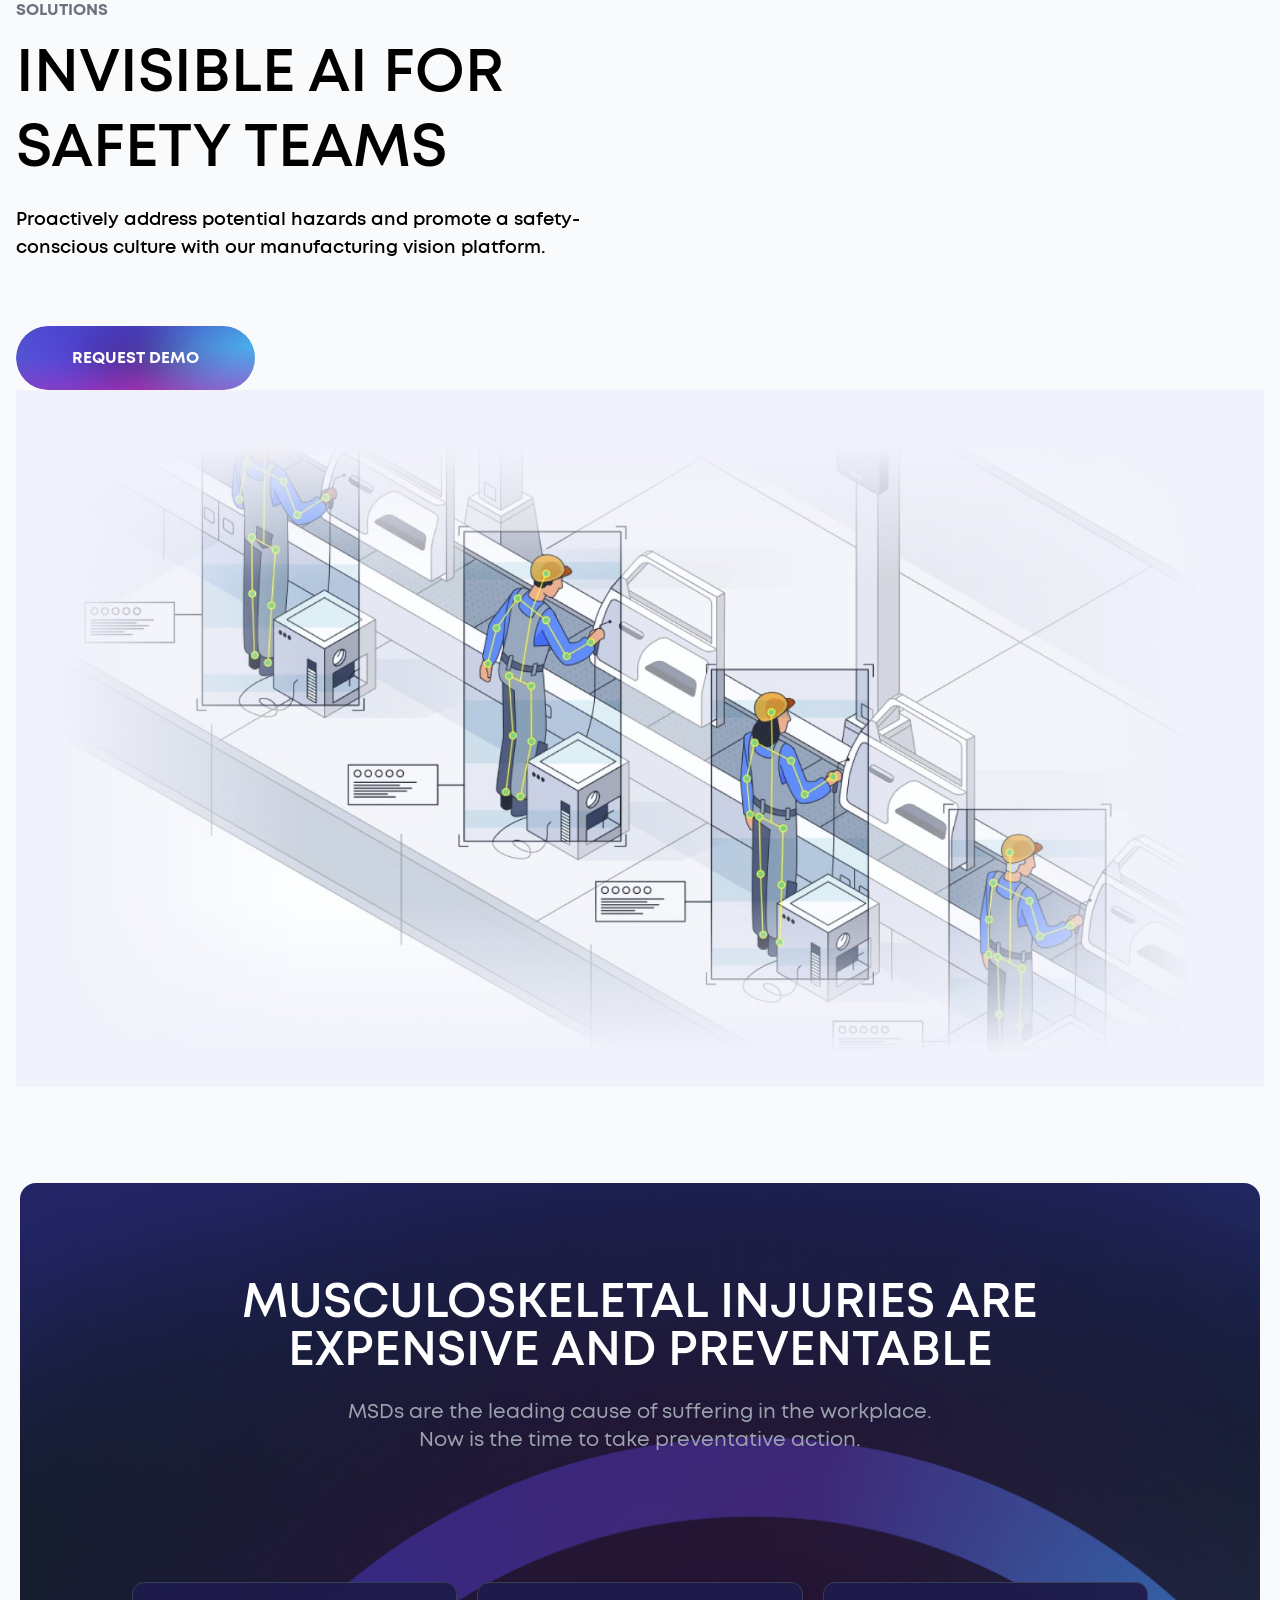
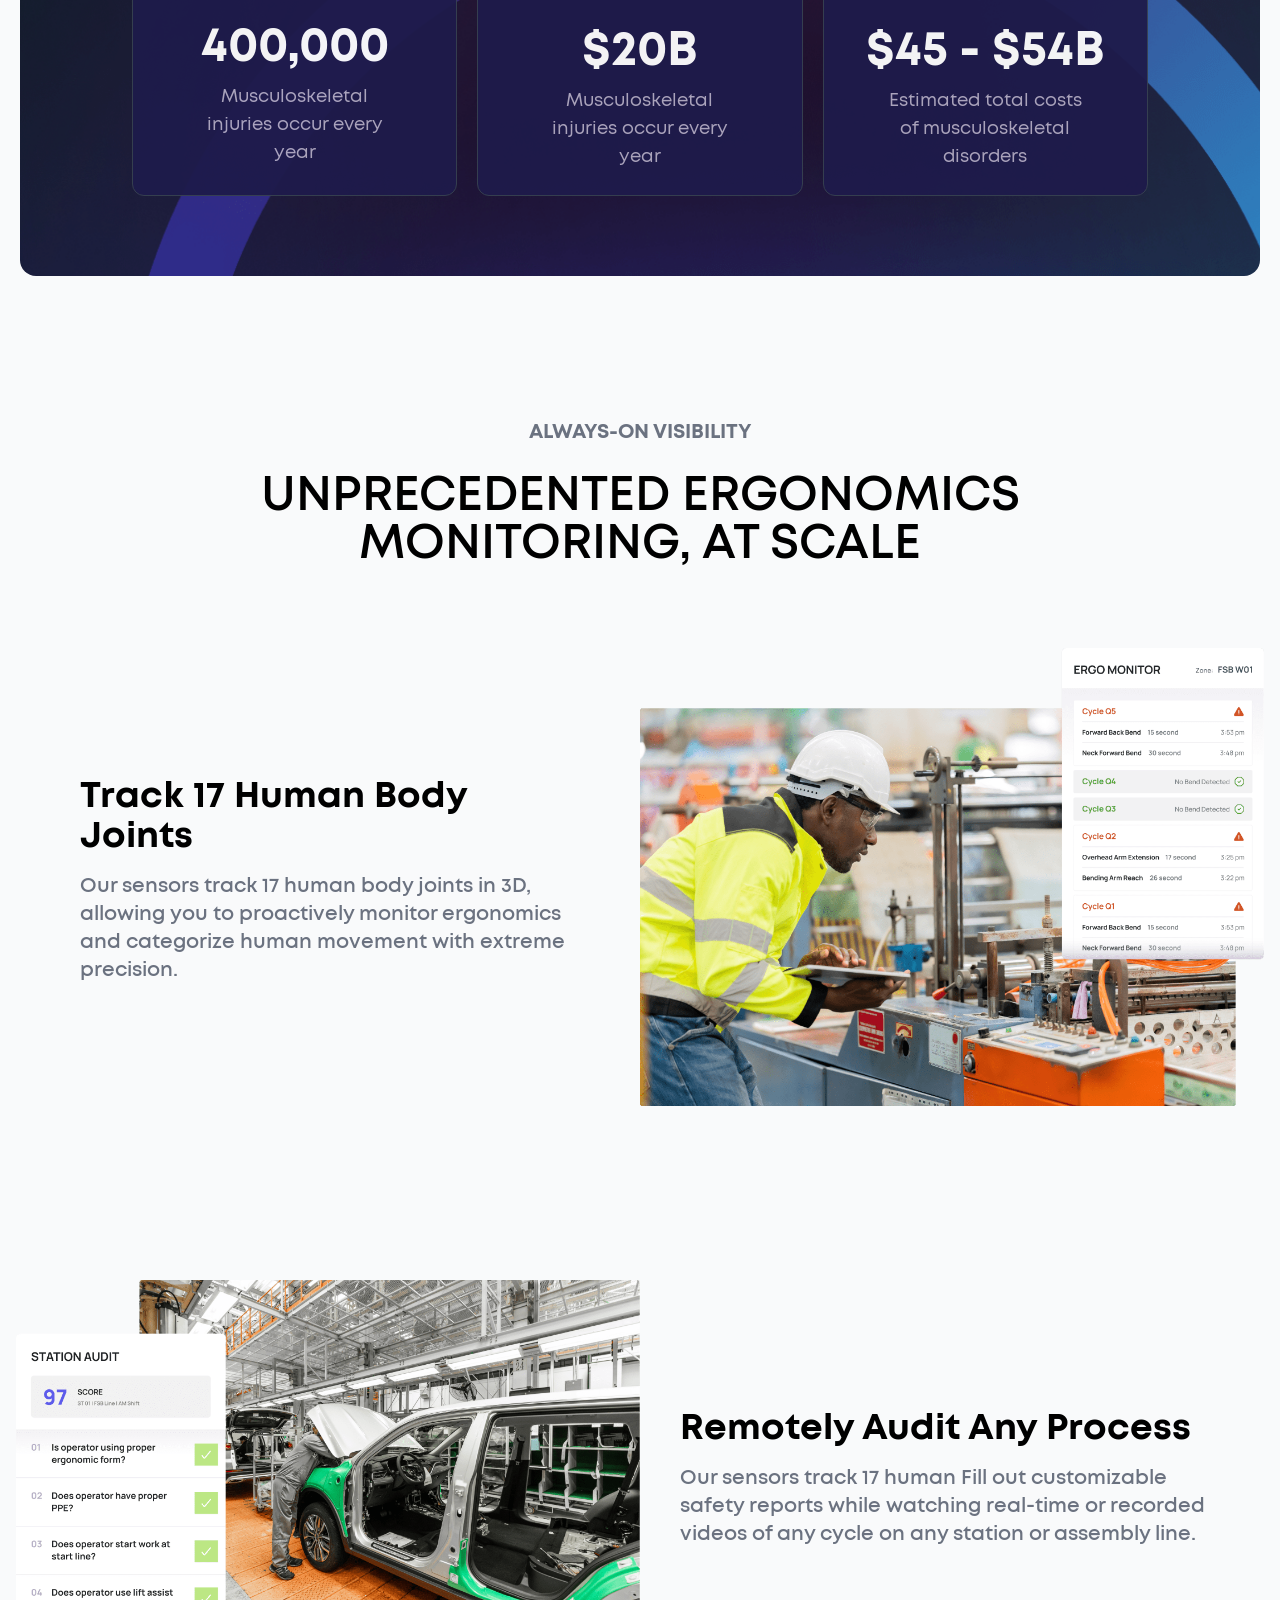
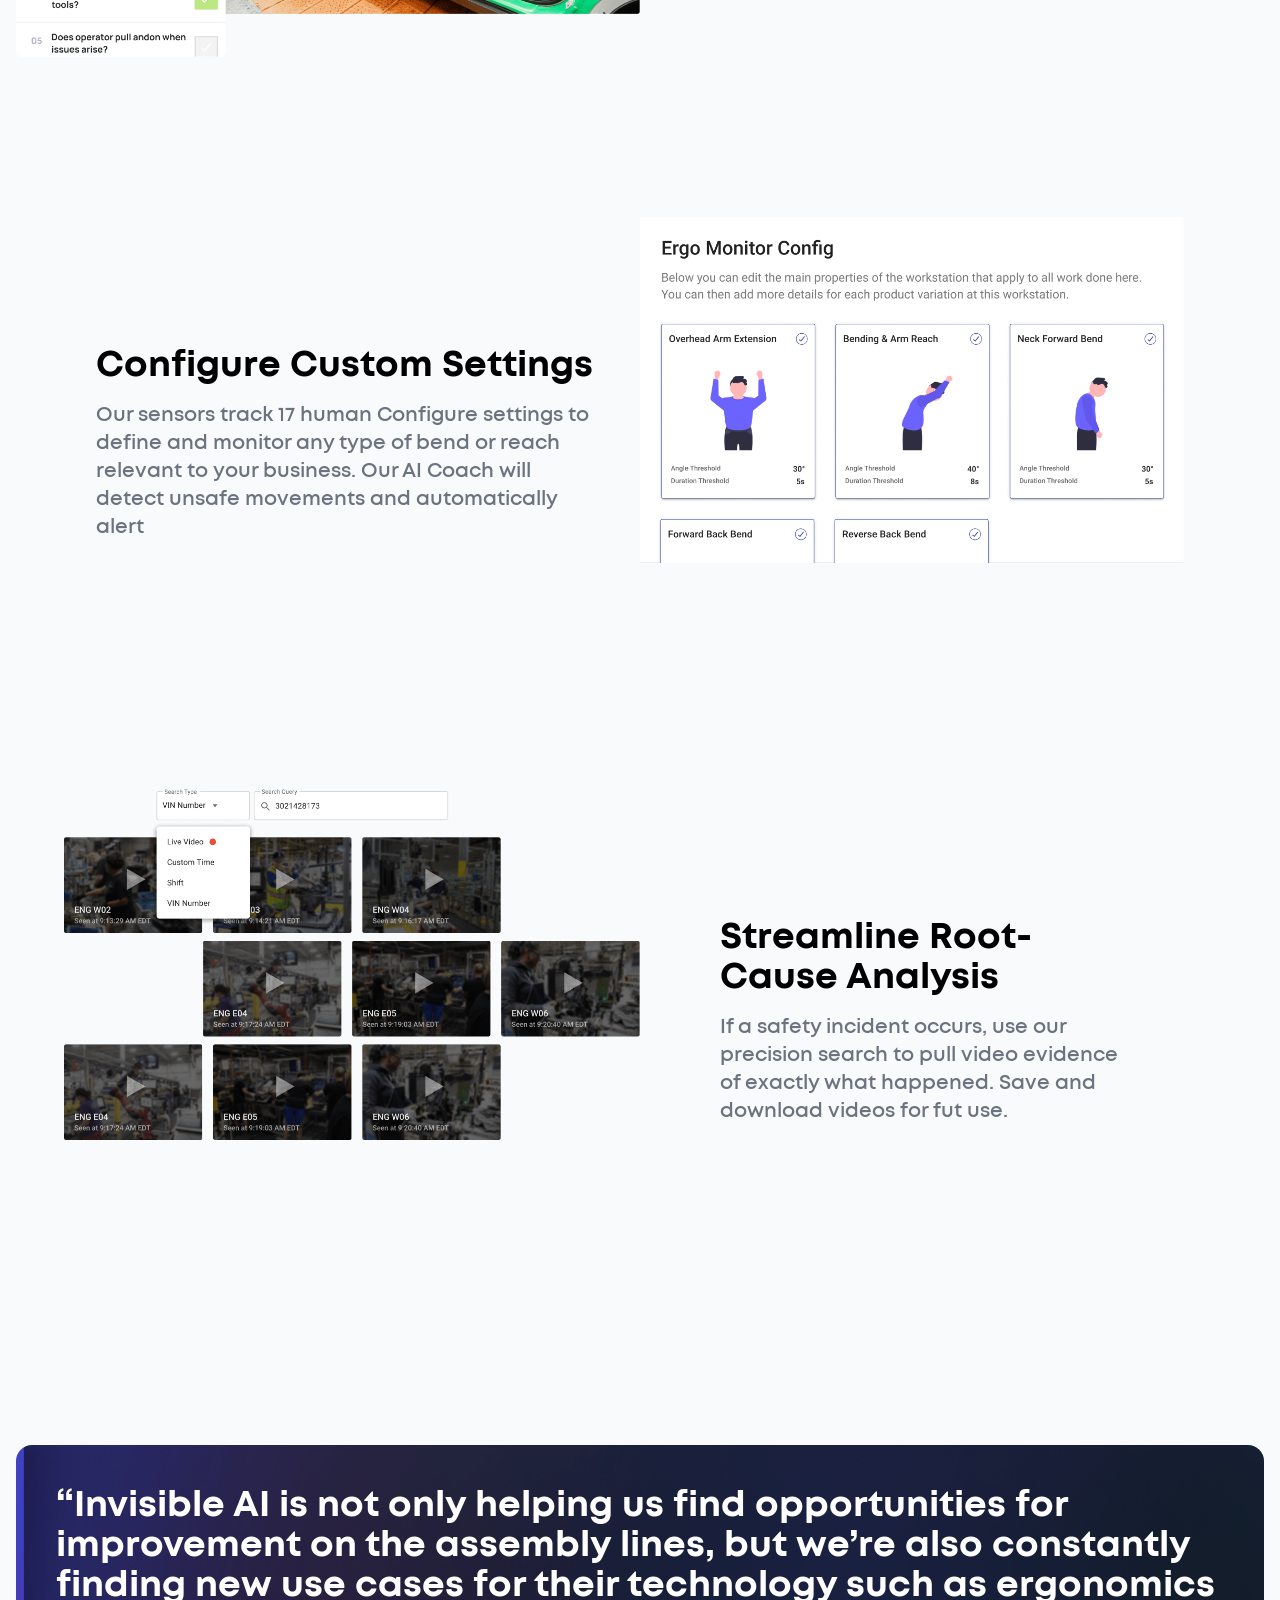
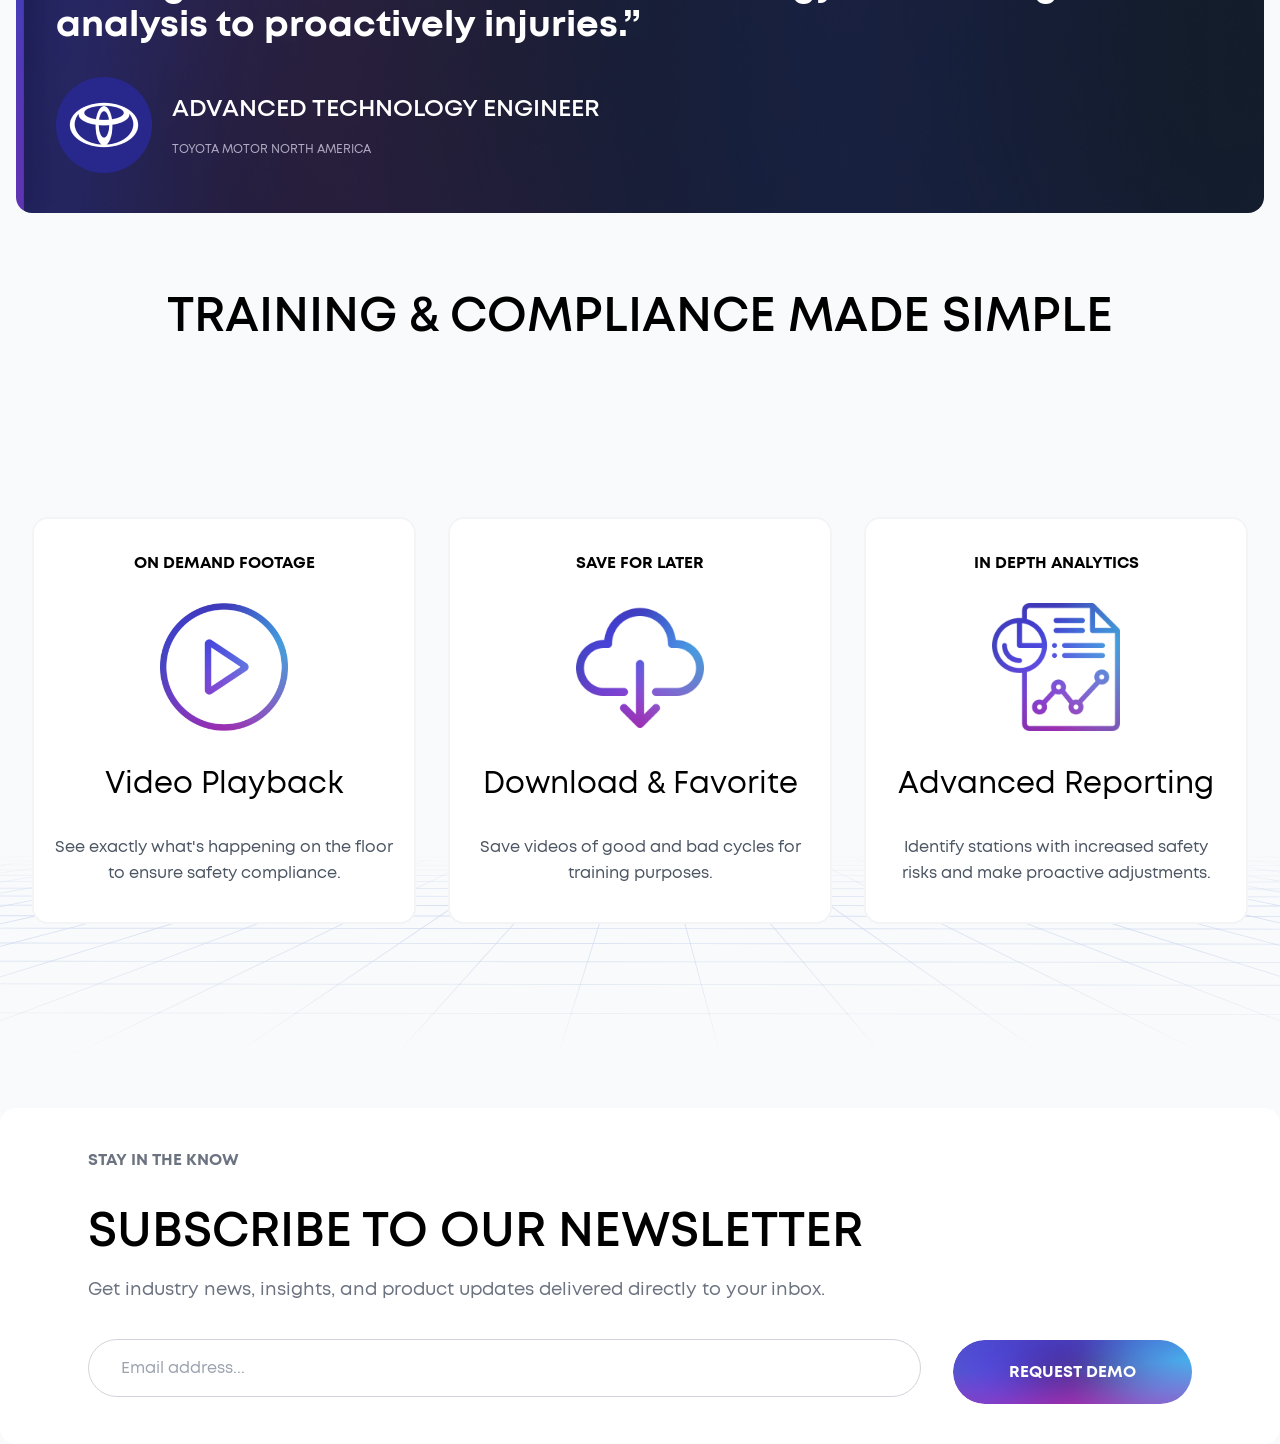
<file: public/index.html>
<!DOCTYPE html>
<html lang="en">

<head>
  <meta charset="UTF-8">
  <meta http-equiv="X-UA-Compatible" content="IE=edge">
  <meta name="viewport" content="width=device-width, initial-scale=1.0">
  <link rel="stylesheet" href="css/styles.css">
  <link rel="stylesheet" href="assets/font/stylesheet.css">
  <title>Safety</title>
</head>

<body>
  <div class="bg-gray-50">
    <!-- 1 div -->
    <div class="hidden md:flex">
      <!--  1 div -->
      <div class="relative">
        <div class="max-w-1392 mx-auto px-4">
          <div class="w-1/2">
            <h5 class="uppercase text-gray-500 font-extrabold text-base leading-tight pb-4">
              SOLUTIONS
            </h5>
            <h1 class="font-semibold text-6xl leading-tight pb-5">INVISIBLE AI FOR
              SAFETY TEAMS</h1>
            <p class="text-lg font-semibold">Proactively address potential hazards and promote a safety-conscious
              culture
              with
              our
              manufacturing vision
              platform.
            </p>
            <div class=" pt-16">
              <button
                class="uppercase text-white font-bold bg-button rounded-full hover:bg-button-hover transition-all duration-300 bg-no-repeat py-5 px-14">
                REQUEST DEMO
              </button>
            </div>
          </div>
          <!-- <div class="absolute right-0 top-0 w-1/2"> -->
          <img src="./assets/img/min1.jpg" alt="">
        </div>
      </div>
    </div>
    <!-- 2 div -->
    <div class="px-5 max-w-1360 mx-auto mt-24 ">
      <div class="text-center bg-cover bg-bgmin bg-no-repeat rounded-2xl lg:px-24 pt-24 ">
        <h2 class="text-white font-semibold  leading-tight text-2xl lg:text-5xl px-5">
          MUSCULOSKELETAL INJURIES ARE EXPENSIVE AND PREVENTABLE </h2>
        <p class="text-gray-400 text-xl leading-snug pt-6 px-5">
          MSDs are the leading cause of suffering in the workplace.<br>
          Now is the time to take preventative action.
        </p>
        <div class="grid md:grid-cols-3 gap-5 lg:py-20 mt-12 px-4 pb-5">
          <!-- 1 -->
          <div
            class="bg-indigo-950 border border-solid border-gray-700 rounded-xl flex justify-center items-center opacity-95 p-1 pb-3 lg:px-5">
            <div class="text-center">
              <h3 class=" text-white text-2xl lg:text-5xl font-bold mt-5 mb-3">
                400,000
              </h3>
              <p class="text-brend-gray-#b2abc3 text-sm lg:text-lg lg:px-10">
                Musculoskeletal injuries
                occur every year
              </p>
            </div>
          </div>
          <!-- 2 -->
          <div
            class="bg-indigo-950 border border-solid border-gray-700 rounded-xl flex justify-center items-center opacity-95 p-6 pb-6 lg:px-5">
            <div class="text-center">
              <h3 class=" text-white text-2xl lg:text-5xl font-bold mt-5 mb-3">
                $20B
              </h3>
              <p class="text-brend-gray-#b2abc3 text-sm lg:text-lg lg:px-10">
                Musculoskeletal injuries
                occur every year
              </p>
            </div>
          </div>
          <!-- 3 -->
          <div
            class="bg-indigo-950 border border-solid border-gray-700 rounded-xl flex justify-center items-center opacity-95 lg:p-6 pb-12">
            <div class="text-center">
              <h3 class=" text-white text-2xl lg:text-5xl font-bold mt-5 mb-3">
                $45 - $54B
              </h3>
              <p class="text-brend-gray-#b2abc3 text-lg lg:px-10">
                Estimated total costs of
                musculoskeletal disorders
              </p>
            </div>
          </div>
        </div>
      </div>
    </div>
    <!-- 3 div -->
    <div class="max-w-1360 mx-auto relative lg:py-24 px-4 mt-12">
      <div class="text-center">
        <h1 class="text-gray-500 text-xl font-extrabold leading-6 uppercase mb-7">
          ALWAYS-ON VISIBILITY
        </h1>
        <h2 class="text-lg lg:text-5xl font-semibold leading-tight">UNPRECEDENTED ERGONOMICS<br> MONITORING, AT SCALE
        </h2>
      </div>
      <div class="md:py-20 ">
        <div class="grid md:grid-cols-2 order-2 flex-wrap">
          <div class="order-2 lg:order-none text-center lg:mb-12 md:text-left lg:px-16 py-12 mt-2 lg:mt-20">
            <h1 class="text-2xl lg:text-4xl md:text-4xl font-bold leading-snug mb-4">
              Track 17 Human Body Joints
            </h1>
            <p class=" text-sm lg:text-xl font-semibold text-gray-500 leading-relaxed mb-10">Our sensors track 17
              human
              body joints in
              3D, allowing you to proactively monitor ergonomics and categorize human movement with extreme
              precision.
            </p>
          </div>

          <div class="order-1 lg:order-none">
            <img src="./assets/img/min3.png" alt="">
          </div>
        </div>
      </div>
      <div class="md:py-20 ">
        <div class="grid grid-cols-1 md:grid-cols-2 flex-wrap ">
          <div class="order-1 md:order-none">
            <img src="./assets/img/min5.png" alt="">
          </div>
          <div class="order-1 lg:order-none text-center mb-12 md:text-left md:pr-10 lg:px-10 mt-12 lg:mt-32">
            <h1 class="text-2xl lg:text-4xl md:text-4xl font-bold leading-snug mb-4">
              Remotely Audit Any Process
            </h1>
            <p class="text-sm lg:text-xl font-semibold text-gray-500 leading-relaxed mb-10">Our sensors track 17 human
              Fill out customizable safety reports while watching real-time or recorded videos of any cycle on any
              station or assembly line.
            </p>
          </div>
        </div>
      </div>
      <div class="md:py-20 ">
        <div class="grid grid-cols-1 md:grid-cols-2 lg:px-20">
          <div class="order-2 lg:order-none text-center mb-12 md:text-left md:pr-10 mt-12 lg:mt-32">
            <h1 class="text-2xl lg:text-4xl md:text-4xl font-bold leading-snug mb-4">
              Configure Custom Settings
            </h1>
            <p class="text-sm lg:text-xl font-semibold text-gray-500 leading-relaxed mb-10">Our sensors track 17 human
              Configure settings to define and monitor any type of bend or reach relevant to your business. Our AI Coach
              will detect unsafe movements and automatically alert
            </p>
          </div>

          <div class="order-1 lg:order-none">
            <img src="./assets/img/header-min.png" alt="">
          </div>
        </div>
      </div>
      <div class="md:py-20 ">
        <div class="grid grid-cols-1 md:grid-cols-2 flex-wrap lg:px-12">
          <div class="order-1 lg:order-none">
            <img src="./assets/img/min6.png" alt="">
          </div>
          <div class="order-2 lg:order-none text-center mb-12 md:text-left md:pr-10 lg:px-20 mt-12 lg:mt-32">
            <h1 class="text-2xl lg:text-4xl md:text-4xl font-bold leading-snug mb-4">
              Streamline Root-Cause Analysis
            </h1>
            <p class="text-sm lg:text-xl font-semibold text-gray-500 leading-relaxed  mb-10">If a safety incident
              occurs,
              use our
              precision search to pull video evidence of exactly what happened. Save and download videos for fut use.
            </p>
          </div>
        </div>
      </div>
    </div>
    <!-- 4 div -->
    <div class="px-4">
      <div class="bg-min7 mx-auto max-w-1360 bg-no-repeat bg-cover  rounded-2xl lg:mt-14 ">
        <div class="bg-no-repeat bg-cover p-10">
          <h2 class="text-white text-sm lg:text-4xl font-extrabold pb-4">“Invisible AI is not only helping us find
            opportunities
            for improvement on the assembly lines, but we’re also constantly finding new use cases for their technology
            such
            as ergonomics analysis to proactively injuries.”</h2>
          <div class="flex gap-5">
            <img src="./assets/img/min8.png" alt="" class="mt-4">
            <div class="grid ">
              <h4 class="text-white text-xs lg:text-2xl font-semibold mt-8">ADVANCED TECHNOLOGY ENGINEER</h4>
              <h4 class="text-brend-gray-#b2abc3 text-xs">TOYOTA MOTOR NORTH AMERICA</h4>
            </div>
          </div>
        </div>

      </div>
    </div>
    <!-- 5 div -->
    <div class="relative py-20">
      <div class=" max-w-1360 mx-auto">
        <div class="text-center m-auto mb-20">
          <h1 class="text-2xl md:text-5xl font-semibold leading-snug">
            TRAINING & COMPLIANCE MADE SIMPLE
          </h1>
        </div>

        <div
          class="relative z-10 grid lg:grid-cols-3 md:grid-cols-2 gap-12 lg:gap-8 lg:py-24 lg:pb-12 px-4 sm:px-6 lg:px-8">
          <!-- card no 1 -->
          <div
            class="bg-white border-2 border-solid border-gray-100 text-center rounded-2xl cursor-pointer pt-8 px-5 pb-9">
            <h3 class="font-bold text-base pb-7">
              ON DEMAND FOOTAGE
            </h3>
            <div class="inline-block rounded-2xl w-32">
              <img src="./assets/img/min9.png" alt="">
            </div>
            <h3 class="text-3xl pb-4 pt-7">
              Video Playback
            </h3>
            <p class="leading-relaxed text-base text-gray-600 mt-4">
              See exactly what's happening on the floor to ensure safety compliance.
            </p>
          </div>
          <!-- card no 2 -->
          <div
            class="bg-white border-2 border-solid border-gray-100 text-center rounded-2xl cursor-pointer pt-8 px-5 pb-9">
            <h3 class="font-bold text-base pb-7">
              SAVE FOR LATER
            </h3>
            <div class="inline-block rounded-2xl w-32">
              <img src="./assets/img/min10.png" alt="">
            </div>
            <h3 class="text-3xl pb-4 pt-7">
              Download & Favorite
            </h3>
            <p class="leading-relaxed text-base text-gray-600 mt-4">
              Save videos of good and bad cycles for training purposes.
            </p>
          </div>
          <!-- card no 3 -->
          <div
            class="bg-white border-2 border-solid border-gray-100 text-center rounded-2xl cursor-pointer pt-8 px-5 pb-9">
            <h3 class="font-bold text-base pb-7">
              IN DEPTH ANALYTICS
            </h3>
            <div class="inline-block rounded-2xl w-32">
              <img src="./assets/img/min11.png" alt="">
            </div>
            <h3 class="text-3xl pb-4 pt-7">
              Advanced Reporting
            </h3>
            <p class="leading-relaxed text-base text-gray-600 mt-4">
              Identify stations with increased safety risks and make proactive adjustments.
            </p>
          </div>
        </div>
        <div class="absolute bottom-0 left-0">
          <img src="./assets/img/min12.svg" alt="">
        </div>
      </div>
    </div>
    <!-- 6 div -->
    <div class="grid bg-white items-center mx-auto max-w-1360 rounded-2xl gap-7 p-10 bg-no-repeat bg-cover mt-14">
      <div class="grid gap-5 lg:px-12">
        <h4 class="text-gray-500 text-base font-extrabold pb-4">
          STAY IN THE KNOW
        </h4>
        <h2 class="text-2xl lg:text-5xl font-semibold">
          SUBSCRIBE TO OUR NEWSLETTER
        </h2>
        <p class="text-gray-500 text-lg">
          Get industry news, insights, and product updates delivered directly to your inbox.
        </p>
      </div>
      <!-- input -->
      <form action="#" class="sm:flex items-center gap-8 lg:px-12 ">
        <input type="email" name="email" placeholder="Email address..." class="bg-white border border-solid border-gray-300
          rounded-full text-base w-full p-4 px-8">
        <button
          class="text-nowrap uppercase text-white font-bold rounded-full bg-button hover:bg-button-hover transition-all duration-300 bg-no-repeat py-5 px-14 mt-4 lg:mt-2">
          REQUEST DEMO
        </button>
      </form>
    </div>
  </div>
</body>

</html>
</file>
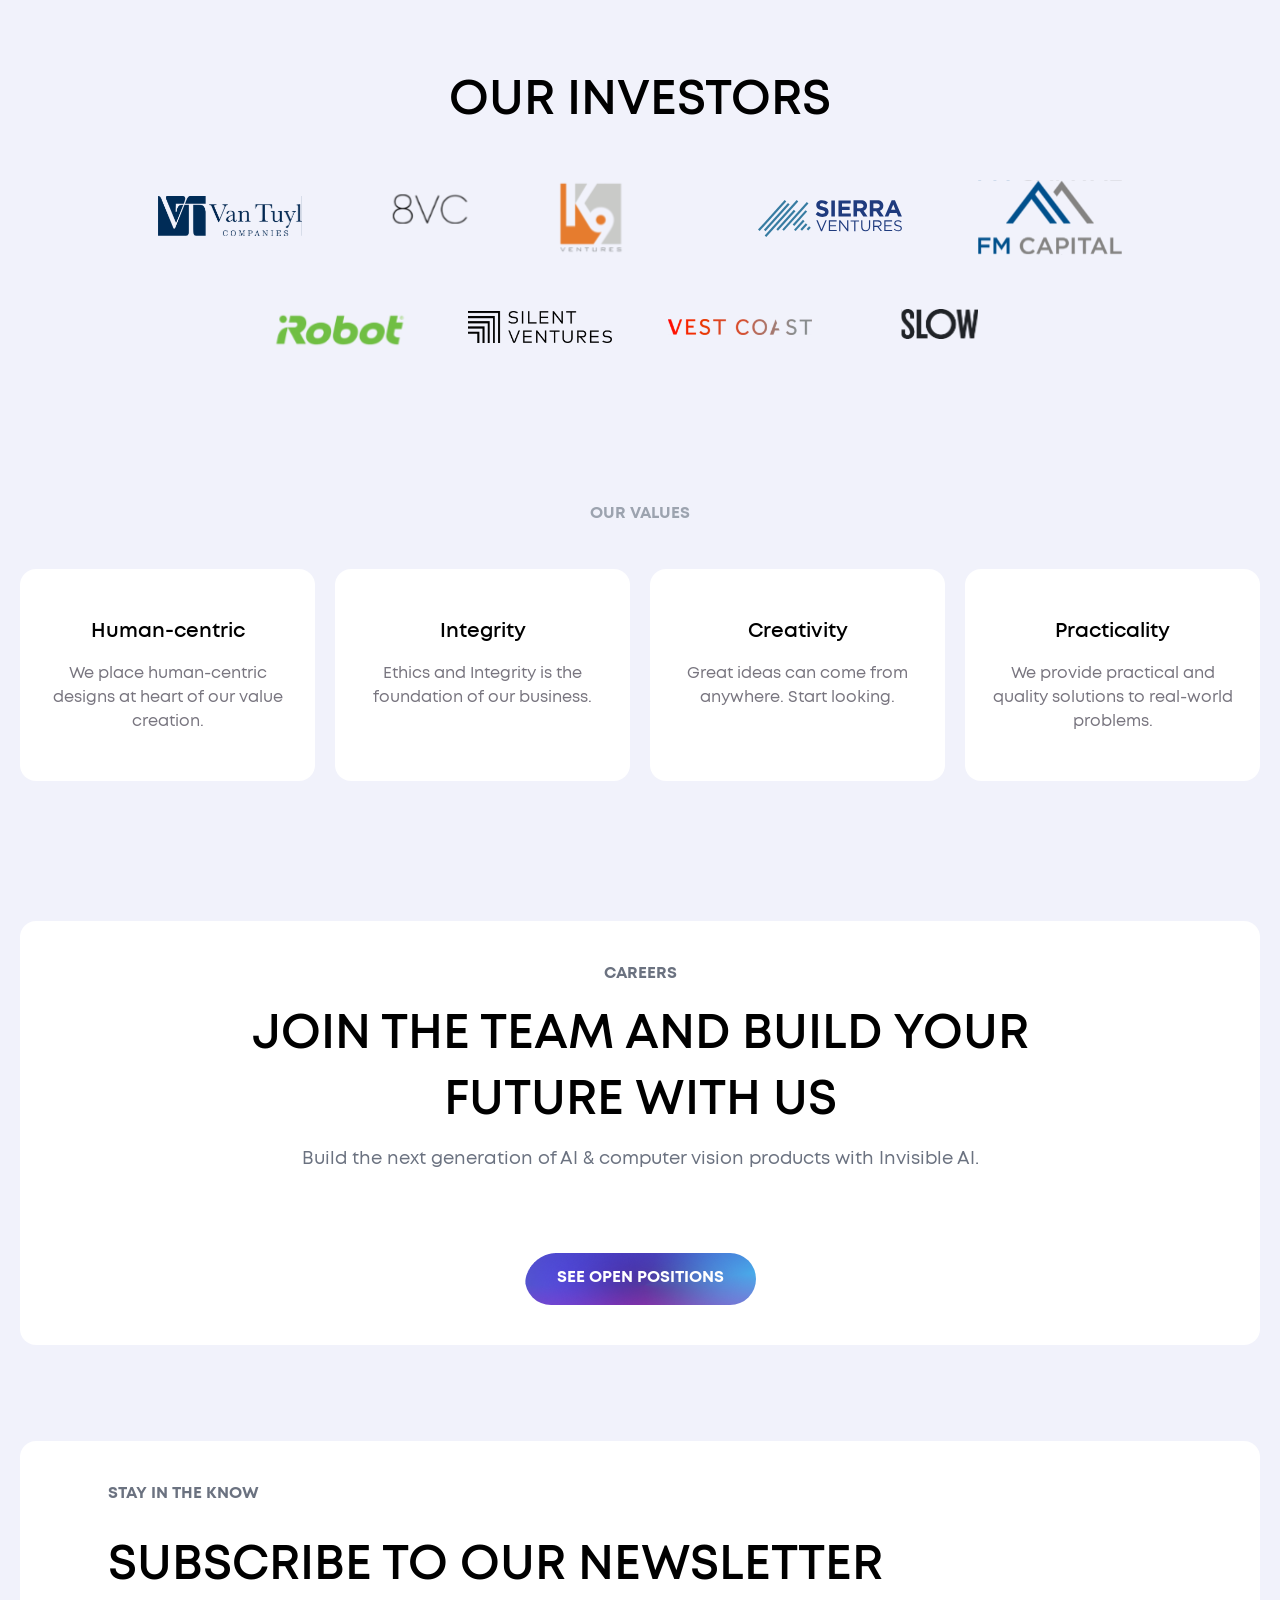
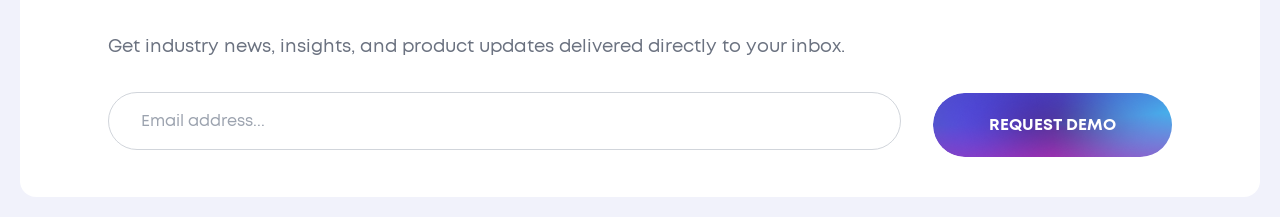
<file: public/about.html>
<!DOCTYPE html>
<html lang="en">

<head>
  <meta charset="UTF-8">
  <meta http-equiv="X-UA-Compatible" content="IE=edge">
  <meta name="viewport" content="width=device-width, initial-scale=1.0">
  <title>Company</title>
  <link rel="stylesheet" href="./css/styles.css">
  <link rel="stylesheet" href="assets/font/stylesheet.css">
</head>

<body class="font-mont bg-brend-gray-#f1f2fb">
  <div class="max-w-1360 mx-auto text-center p-5 mt-14">
    <h2 class="text-2xl lg:text-5xl font-semibold">
      OUR INVESTORS
    </h2>
    <div class="grid grid-cols-2  lg:flex justify-center gap-6 lg:gap-14 mt-14">
      <div class="lg:w-36 mt-4">
        <img src="./assets/img/karim.svg" alt="">
      </div>
      <div class="w-44 lg:w-36">
        <img src="./assets/img/karim1.svg" alt="">
      </div>
      <div class="lg:w-36 ">
        <img src="./assets/img/karim2.svg" alt="">
      </div>
      <div class="lg:w-36 mt-5">
        <img src="./assets/img/karim3.svg" alt="">
      </div>
      <div class="hidden lg:flex lg:w-36 ml-5">
        <img src="./assets/img/karim4.svg" alt="">
      </div>
    </div>
    <div class="grid grid-cols-2 lg:flex justify-center gap-8 lg:gap-14 lg:py-10">
      <div class="w-36 mt-2">
        <img src="./assets/img/robot.svg" alt="">
      </div>
      <div class="w-36 mt-4">
        <img src="./assets/img/robot1.png" alt="">
      </div>
      <div class="w-36 mt-6">
        <img src="./assets/img/robot2.svg" alt="">
      </div>
      <div class="w-36">
        <img src="./assets/img/robot3.svg" alt="">
      </div>
    </div>
  </div>
  <!-- value 2 -->
  <div class="max-w-1360 mx-auto mt-16 p-5">
    <h4 class="text-gray-400 text-center text-base font-extrabold pb-10">
      OUR VALUES
    </h4>
    <div class="grid lg:grid-cols-4 gap-5 py-1">
      <div class="bg-white rounded-2xl text-center p-1 py-12">
        <h4 class="text-xl font-semibold pb-4">
          Human-centric
        </h4>
        <p class="text-base text-brend-gray-#78757f px-4">
          We place human-centric designs at heart of our value creation.
        </p>
      </div>
      <div class="bg-white rounded-2xl text-center p-1 py-12">
        <h4 class="text-xl font-semibold pb-4">
          Integrity
        </h4>
        <p class="text-base text-brend-gray-#78757f px-4">
          Ethics and Integrity is the foundation of our business.
        </p>
      </div>
      <div class="bg-white rounded-2xl text-center p-1 py-12">
        <h4 class="text-xl font-semibold pb-4">
          Creativity
        </h4>
        <p class="text-base text-brend-gray-#78757f px-4">
          Great ideas can come from anywhere. Start looking.
        </p>
      </div>
      <div class="bg-white rounded-2xl text-center p-1 py-12">
        <h4 class="text-xl font-semibold pb-4">
          Practicality
        </h4>
        <p class="text-base text-brend-gray-#78757f px-4">
          We provide practical and quality solutions to real-world problems.
        </p>
      </div>
    </div>
  </div>
  <!-- value 2 -->
  <div class="max-w-1360 mx-auto p-5">
    <div class="bg-white items-center rounded-2xl gap-7 p-6 lg:p-10 lg:mt-24">
      <div class="lg:px-12 text-center">
        <h4 class="text-gray-500 text-base font-extrabold pb-4">
          CAREERS
        </h4>
        <h2 class="text-2xl lg:text-5xl/snug font-semibold pb-3">
          JOIN THE TEAM AND BUILD YOUR <br> FUTURE WITH US
        </h2>
        <p class="text-gray-500 text-lg pb-12">
          Build the next generation of AI & computer vision products with Invisible AI.
        </p>
        <button
          class="relative text-nowrap inline-block uppercase h-12 text-white font-bold rounded-full bg-button hover:bg-button-hover transition-all duration-300 bg-no-repeat px-8 py-3 mt-8 pb-10">
          See open positions
        </button>
      </div>
    </div>
  </div>
  <!-- value 3 -->
  <div class="max-w-1360 mx-auto p-5">
    <div class="bg-white items-center mx-auto  rounded-2xl gap-7 p-6 lg:p-10 mt-14">
      <div class="space-y-5 lg:px-12">
        <h4 class="text-gray-500 text-base font-extrabold pb-4">
          STAY IN THE KNOW
        </h4>
        <h2 class="text-2xl lg:text-5xl font-semibold pb-6">
          SUBSCRIBE TO OUR NEWSLETTER
        </h2>
        <p class="text-gray-500 text-lg pb-6">
          Get industry news, insights, and product updates delivered directly to your inbox.
        </p>
      </div>
      <!-- input -->
      <form action="#" class="sm:flex items-center gap-8 lg:px-12 ">
        <input type="email" name="email" placeholder="Email address..." class="bg-white border border-solid border-gray-300
            rounded-full text-base w-full p-4 px-8">
        <button
          class="text-nowrap uppercase text-white font-bold rounded-full bg-button hover:bg-button-hover transition-all duration-300 bg-no-repeat py-5 px-14 mt-4 lg:mt-2">
          REQUEST DEMO
        </button>
      </form>
    </div>
  </div>
</body>

</html>
</file>
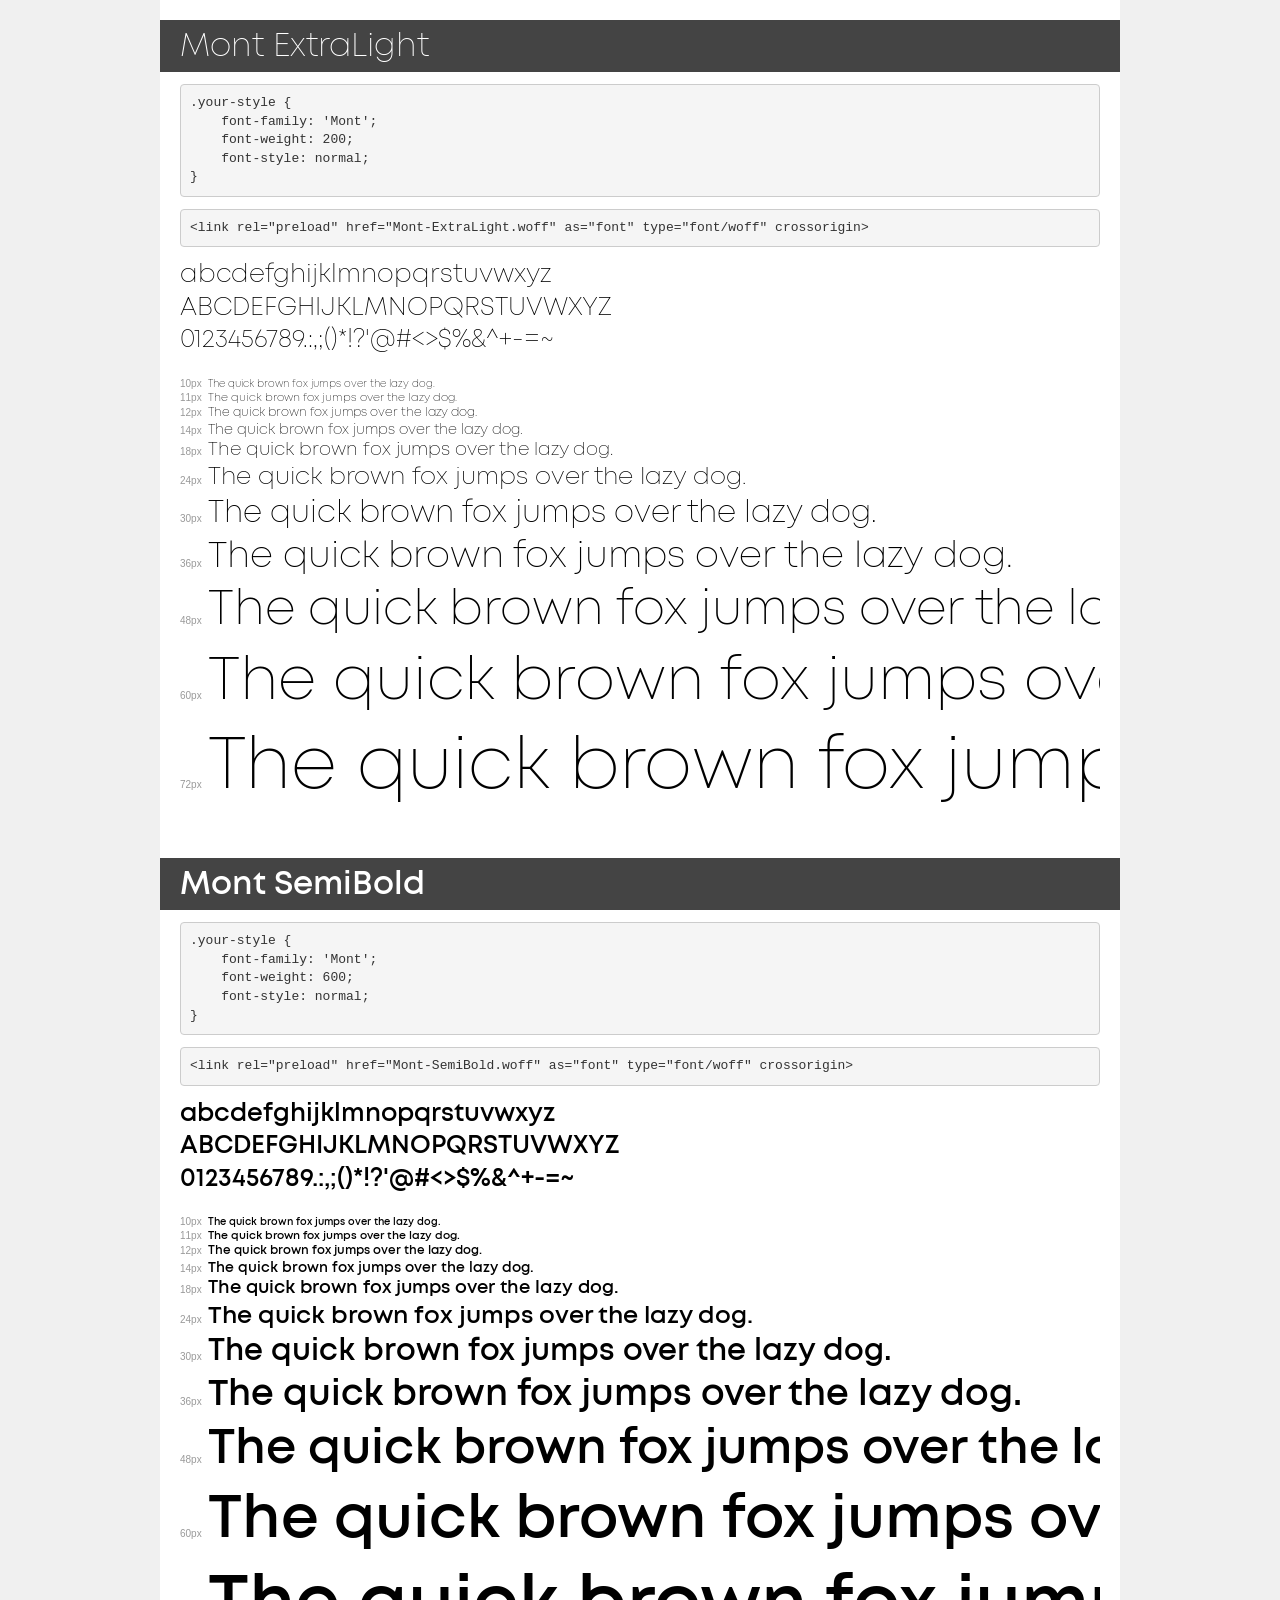
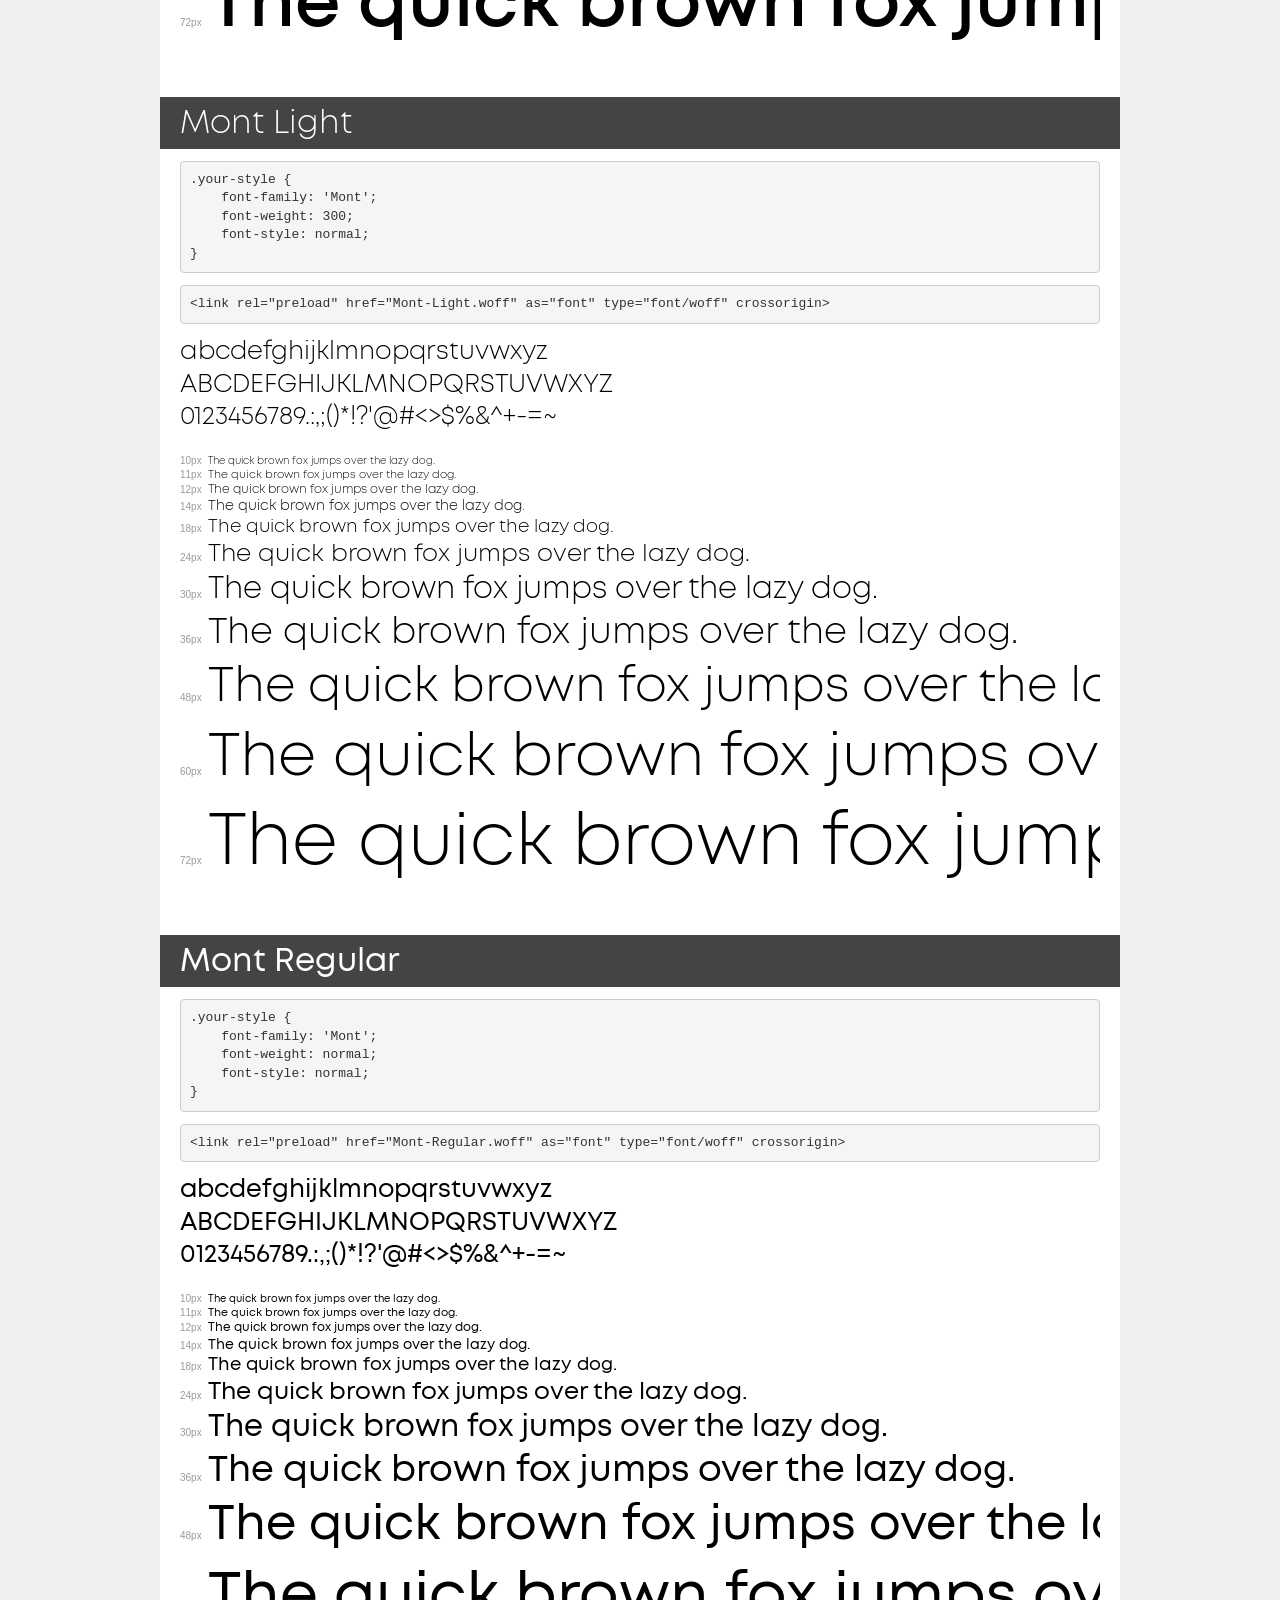
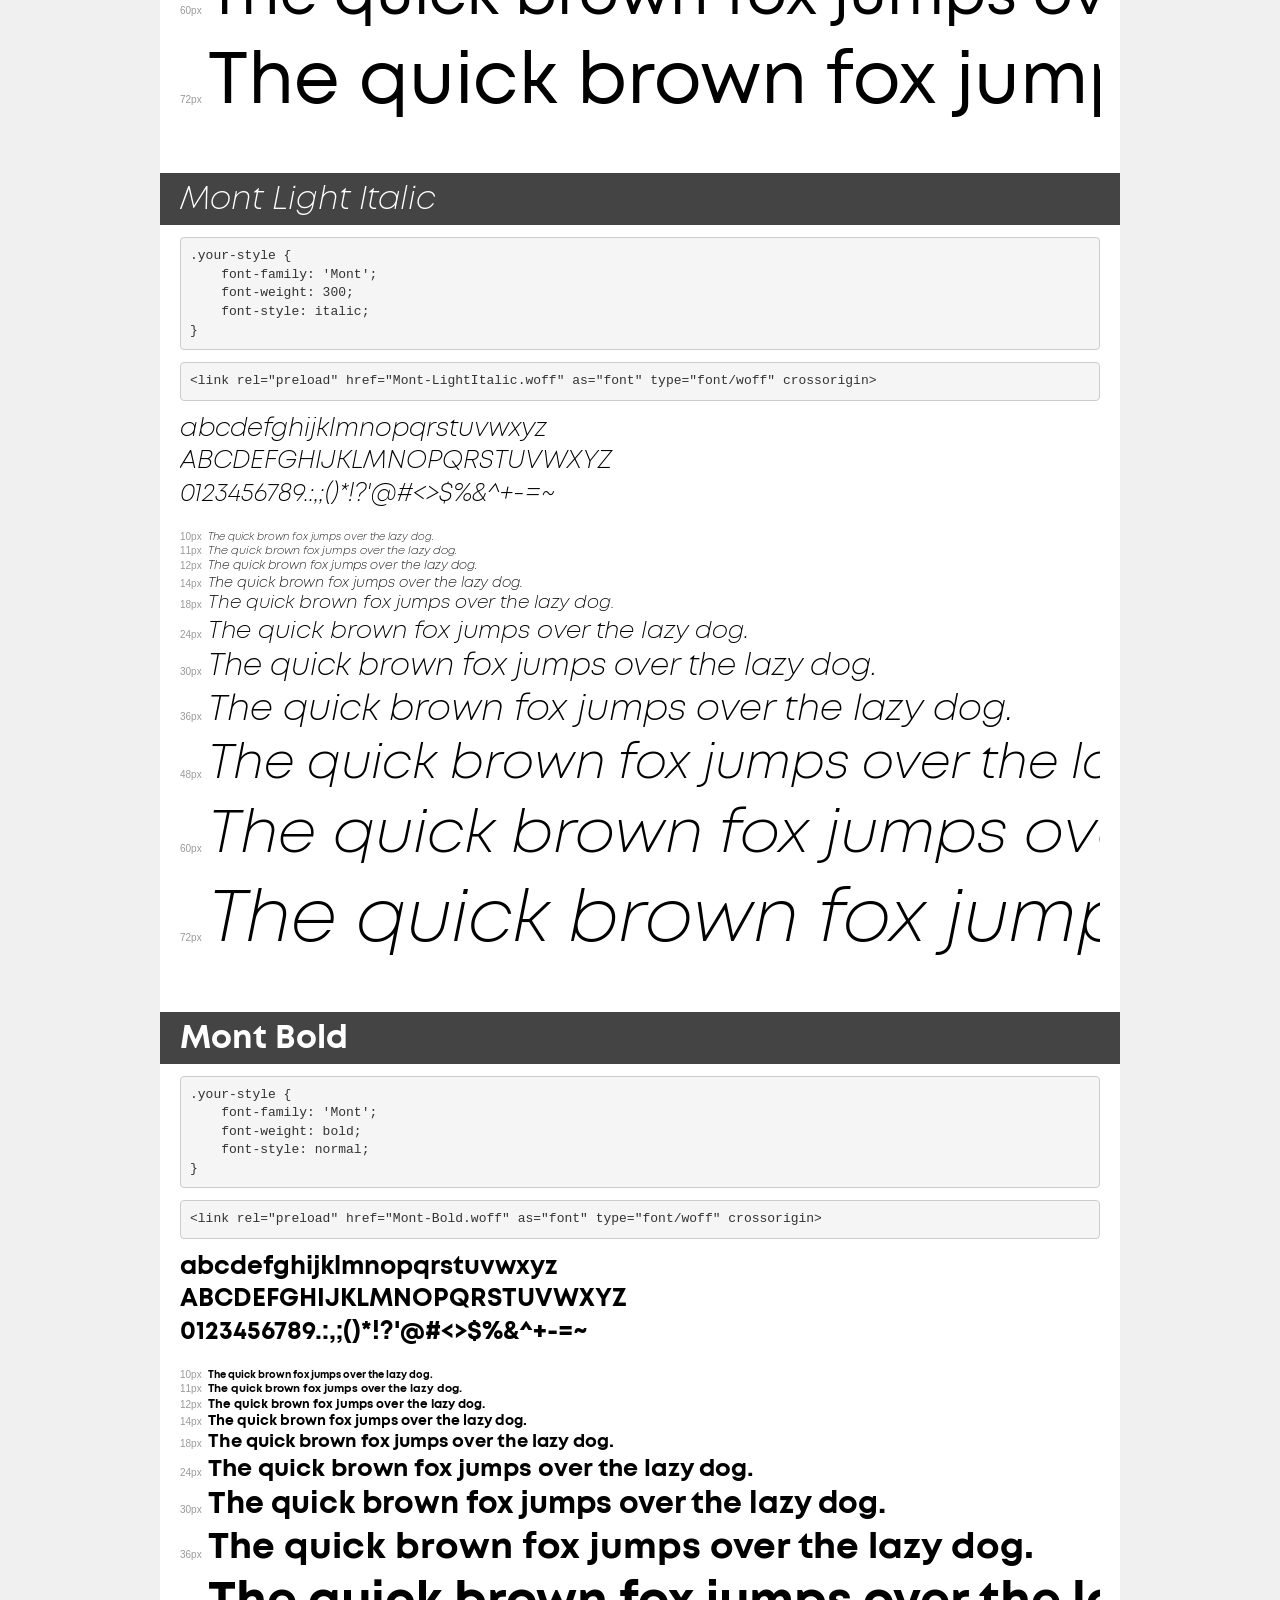
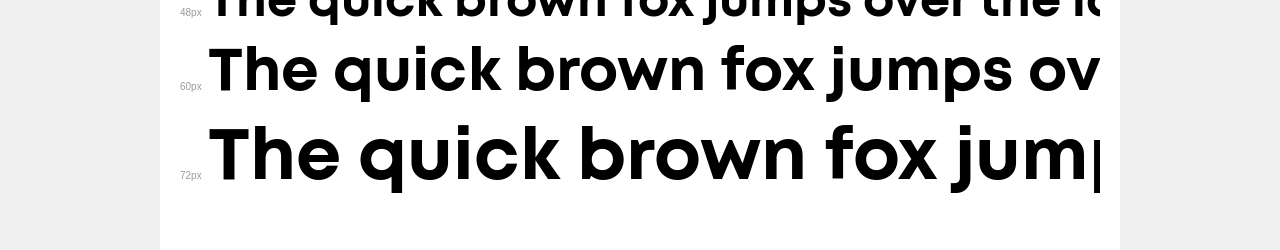
<file: public/assets/font/demo.html>
<!DOCTYPE html>
<html lang="en">
<head>
    <meta charset="utf-8">
    <meta http-equiv="X-UA-Compatible" content="IE=edge">
    <meta name="viewport" content="width=device-width, initial-scale=1">
    <meta name="robots" content="noindex, noarchive">
    <meta name="format-detection" content="telephone=no">
    <title>Transfonter demo</title>
    <link href="stylesheet.css" rel="stylesheet">
    <style>
        /*
        http://meyerweb.com/eric/tools/css/reset/
        v2.0 | 20110126
        License: none (public domain)
        */
        html, body, div, span, applet, object, iframe,
        h1, h2, h3, h4, h5, h6, p, blockquote, pre,
        a, abbr, acronym, address, big, cite, code,
        del, dfn, em, img, ins, kbd, q, s, samp,
        small, strike, strong, sub, sup, tt, var,
        b, u, i, center,
        dl, dt, dd, ol, ul, li,
        fieldset, form, label, legend,
        table, caption, tbody, tfoot, thead, tr, th, td,
        article, aside, canvas, details, embed,
        figure, figcaption, footer, header, hgroup,
        menu, nav, output, ruby, section, summary,
        time, mark, audio, video {
            margin: 0;
            padding: 0;
            border: 0;
            font-size: 100%;
            font: inherit;
            vertical-align: baseline;
        }
        /* HTML5 display-role reset for older browsers */
        article, aside, details, figcaption, figure,
        footer, header, hgroup, menu, nav, section {
            display: block;
        }
        body {
            line-height: 1;
        }
        ol, ul {
            list-style: none;
        }
        blockquote, q {
            quotes: none;
        }
        blockquote:before, blockquote:after,
        q:before, q:after {
            content: '';
            content: none;
        }
        table {
            border-collapse: collapse;
            border-spacing: 0;
        }
        /* demo styles */
        body {
            background: #f0f0f0;
            color: #000;
        }
        .page {
            background: #fff;
            width: 920px;
            margin: 0 auto;
            padding: 20px 20px 0 20px;
            overflow: hidden;
        }
        .font-container {
            overflow-x: auto;
            overflow-y: hidden;
            margin-bottom: 40px;
            line-height: 1.3;
            white-space: nowrap;
            padding-bottom: 5px;
        }
        h1 {
            position: relative;
            background: #444;
            font-size: 32px;
            color: #fff;
            padding: 10px 20px;
            margin: 0 -20px 12px -20px;
        }
        .letters {
            font-size: 25px;
            margin-bottom: 20px;
        }
        .s10:before {
            content: '10px';
        }
        .s11:before {
            content: '11px';
        }
        .s12:before {
            content: '12px';
        }
        .s14:before {
            content: '14px';
        }
        .s18:before {
            content: '18px';
        }
        .s24:before {
            content: '24px';
        }
        .s30:before {
            content: '30px';
        }
        .s36:before {
            content: '36px';
        }
        .s48:before {
            content: '48px';
        }
        .s60:before {
            content: '60px';
        }
        .s72:before {
            content: '72px';
        }
        .s10:before, .s11:before, .s12:before, .s14:before,
        .s18:before, .s24:before, .s30:before, .s36:before,
        .s48:before, .s60:before, .s72:before {
            font-family: Arial, sans-serif;
            font-size: 10px;
            font-weight: normal;
            font-style: normal;
            color: #999;
            padding-right: 6px;
        }
        pre {
            display: block;
            padding: 9px;
            margin: 0 0 12px;
            font-family: Monaco, Menlo, Consolas, "Courier New", monospace;
            font-size: 13px;
            line-height: 1.428571429;
            color: #333;
            font-weight: normal;
            font-style: normal;
            background-color: #f5f5f5;
            border: 1px solid #ccc;
            overflow-x: auto;
            border-radius: 4px;
        }
        /* responsive */
        @media (max-width: 959px) {
            .page {
                width: auto;
                margin: 0;
            }
        }
    </style>
</head>
<body>
<div class="page">
    <div class="demo">
        <h1 style="font-family: 'Mont'; font-weight: 200; font-style: normal;">Mont ExtraLight</h1>
        <pre title="Usage">.your-style {
    font-family: 'Mont';
    font-weight: 200;
    font-style: normal;
}</pre>
        <pre title="Preload (optional)">
&lt;link rel=&quot;preload&quot; href=&quot;Mont-ExtraLight.woff&quot; as=&quot;font&quot; type=&quot;font/woff&quot; crossorigin&gt;</pre>
        <div class="font-container" style="font-family: 'Mont'; font-weight: 200; font-style: normal;">
            <p class="letters">
                abcdefghijklmnopqrstuvwxyz<br>
ABCDEFGHIJKLMNOPQRSTUVWXYZ<br>
                0123456789.:,;()*!?'@#&lt;&gt;$%&^+-=~
            </p>
            <p class="s10" style="font-size: 10px;">The quick brown fox jumps over the lazy dog.</p>
            <p class="s11" style="font-size: 11px;">The quick brown fox jumps over the lazy dog.</p>
            <p class="s12" style="font-size: 12px;">The quick brown fox jumps over the lazy dog.</p>
            <p class="s14" style="font-size: 14px;">The quick brown fox jumps over the lazy dog.</p>
            <p class="s18" style="font-size: 18px;">The quick brown fox jumps over the lazy dog.</p>
            <p class="s24" style="font-size: 24px;">The quick brown fox jumps over the lazy dog.</p>
            <p class="s30" style="font-size: 30px;">The quick brown fox jumps over the lazy dog.</p>
            <p class="s36" style="font-size: 36px;">The quick brown fox jumps over the lazy dog.</p>
            <p class="s48" style="font-size: 48px;">The quick brown fox jumps over the lazy dog.</p>
            <p class="s60" style="font-size: 60px;">The quick brown fox jumps over the lazy dog.</p>
            <p class="s72" style="font-size: 72px;">The quick brown fox jumps over the lazy dog.</p>
        </div>
    </div>

    <div class="demo">
        <h1 style="font-family: 'Mont'; font-weight: 600; font-style: normal;">Mont SemiBold</h1>
        <pre title="Usage">.your-style {
    font-family: 'Mont';
    font-weight: 600;
    font-style: normal;
}</pre>
        <pre title="Preload (optional)">
&lt;link rel=&quot;preload&quot; href=&quot;Mont-SemiBold.woff&quot; as=&quot;font&quot; type=&quot;font/woff&quot; crossorigin&gt;</pre>
        <div class="font-container" style="font-family: 'Mont'; font-weight: 600; font-style: normal;">
            <p class="letters">
                abcdefghijklmnopqrstuvwxyz<br>
ABCDEFGHIJKLMNOPQRSTUVWXYZ<br>
                0123456789.:,;()*!?'@#&lt;&gt;$%&^+-=~
            </p>
            <p class="s10" style="font-size: 10px;">The quick brown fox jumps over the lazy dog.</p>
            <p class="s11" style="font-size: 11px;">The quick brown fox jumps over the lazy dog.</p>
            <p class="s12" style="font-size: 12px;">The quick brown fox jumps over the lazy dog.</p>
            <p class="s14" style="font-size: 14px;">The quick brown fox jumps over the lazy dog.</p>
            <p class="s18" style="font-size: 18px;">The quick brown fox jumps over the lazy dog.</p>
            <p class="s24" style="font-size: 24px;">The quick brown fox jumps over the lazy dog.</p>
            <p class="s30" style="font-size: 30px;">The quick brown fox jumps over the lazy dog.</p>
            <p class="s36" style="font-size: 36px;">The quick brown fox jumps over the lazy dog.</p>
            <p class="s48" style="font-size: 48px;">The quick brown fox jumps over the lazy dog.</p>
            <p class="s60" style="font-size: 60px;">The quick brown fox jumps over the lazy dog.</p>
            <p class="s72" style="font-size: 72px;">The quick brown fox jumps over the lazy dog.</p>
        </div>
    </div>

    <div class="demo">
        <h1 style="font-family: 'Mont'; font-weight: 300; font-style: normal;">Mont Light</h1>
        <pre title="Usage">.your-style {
    font-family: 'Mont';
    font-weight: 300;
    font-style: normal;
}</pre>
        <pre title="Preload (optional)">
&lt;link rel=&quot;preload&quot; href=&quot;Mont-Light.woff&quot; as=&quot;font&quot; type=&quot;font/woff&quot; crossorigin&gt;</pre>
        <div class="font-container" style="font-family: 'Mont'; font-weight: 300; font-style: normal;">
            <p class="letters">
                abcdefghijklmnopqrstuvwxyz<br>
ABCDEFGHIJKLMNOPQRSTUVWXYZ<br>
                0123456789.:,;()*!?'@#&lt;&gt;$%&^+-=~
            </p>
            <p class="s10" style="font-size: 10px;">The quick brown fox jumps over the lazy dog.</p>
            <p class="s11" style="font-size: 11px;">The quick brown fox jumps over the lazy dog.</p>
            <p class="s12" style="font-size: 12px;">The quick brown fox jumps over the lazy dog.</p>
            <p class="s14" style="font-size: 14px;">The quick brown fox jumps over the lazy dog.</p>
            <p class="s18" style="font-size: 18px;">The quick brown fox jumps over the lazy dog.</p>
            <p class="s24" style="font-size: 24px;">The quick brown fox jumps over the lazy dog.</p>
            <p class="s30" style="font-size: 30px;">The quick brown fox jumps over the lazy dog.</p>
            <p class="s36" style="font-size: 36px;">The quick brown fox jumps over the lazy dog.</p>
            <p class="s48" style="font-size: 48px;">The quick brown fox jumps over the lazy dog.</p>
            <p class="s60" style="font-size: 60px;">The quick brown fox jumps over the lazy dog.</p>
            <p class="s72" style="font-size: 72px;">The quick brown fox jumps over the lazy dog.</p>
        </div>
    </div>

    <div class="demo">
        <h1 style="font-family: 'Mont'; font-weight: normal; font-style: normal;">Mont Regular</h1>
        <pre title="Usage">.your-style {
    font-family: 'Mont';
    font-weight: normal;
    font-style: normal;
}</pre>
        <pre title="Preload (optional)">
&lt;link rel=&quot;preload&quot; href=&quot;Mont-Regular.woff&quot; as=&quot;font&quot; type=&quot;font/woff&quot; crossorigin&gt;</pre>
        <div class="font-container" style="font-family: 'Mont'; font-weight: normal; font-style: normal;">
            <p class="letters">
                abcdefghijklmnopqrstuvwxyz<br>
ABCDEFGHIJKLMNOPQRSTUVWXYZ<br>
                0123456789.:,;()*!?'@#&lt;&gt;$%&^+-=~
            </p>
            <p class="s10" style="font-size: 10px;">The quick brown fox jumps over the lazy dog.</p>
            <p class="s11" style="font-size: 11px;">The quick brown fox jumps over the lazy dog.</p>
            <p class="s12" style="font-size: 12px;">The quick brown fox jumps over the lazy dog.</p>
            <p class="s14" style="font-size: 14px;">The quick brown fox jumps over the lazy dog.</p>
            <p class="s18" style="font-size: 18px;">The quick brown fox jumps over the lazy dog.</p>
            <p class="s24" style="font-size: 24px;">The quick brown fox jumps over the lazy dog.</p>
            <p class="s30" style="font-size: 30px;">The quick brown fox jumps over the lazy dog.</p>
            <p class="s36" style="font-size: 36px;">The quick brown fox jumps over the lazy dog.</p>
            <p class="s48" style="font-size: 48px;">The quick brown fox jumps over the lazy dog.</p>
            <p class="s60" style="font-size: 60px;">The quick brown fox jumps over the lazy dog.</p>
            <p class="s72" style="font-size: 72px;">The quick brown fox jumps over the lazy dog.</p>
        </div>
    </div>

    <div class="demo">
        <h1 style="font-family: 'Mont'; font-weight: 300; font-style: italic;">Mont Light Italic</h1>
        <pre title="Usage">.your-style {
    font-family: 'Mont';
    font-weight: 300;
    font-style: italic;
}</pre>
        <pre title="Preload (optional)">
&lt;link rel=&quot;preload&quot; href=&quot;Mont-LightItalic.woff&quot; as=&quot;font&quot; type=&quot;font/woff&quot; crossorigin&gt;</pre>
        <div class="font-container" style="font-family: 'Mont'; font-weight: 300; font-style: italic;">
            <p class="letters">
                abcdefghijklmnopqrstuvwxyz<br>
ABCDEFGHIJKLMNOPQRSTUVWXYZ<br>
                0123456789.:,;()*!?'@#&lt;&gt;$%&^+-=~
            </p>
            <p class="s10" style="font-size: 10px;">The quick brown fox jumps over the lazy dog.</p>
            <p class="s11" style="font-size: 11px;">The quick brown fox jumps over the lazy dog.</p>
            <p class="s12" style="font-size: 12px;">The quick brown fox jumps over the lazy dog.</p>
            <p class="s14" style="font-size: 14px;">The quick brown fox jumps over the lazy dog.</p>
            <p class="s18" style="font-size: 18px;">The quick brown fox jumps over the lazy dog.</p>
            <p class="s24" style="font-size: 24px;">The quick brown fox jumps over the lazy dog.</p>
            <p class="s30" style="font-size: 30px;">The quick brown fox jumps over the lazy dog.</p>
            <p class="s36" style="font-size: 36px;">The quick brown fox jumps over the lazy dog.</p>
            <p class="s48" style="font-size: 48px;">The quick brown fox jumps over the lazy dog.</p>
            <p class="s60" style="font-size: 60px;">The quick brown fox jumps over the lazy dog.</p>
            <p class="s72" style="font-size: 72px;">The quick brown fox jumps over the lazy dog.</p>
        </div>
    </div>

    <div class="demo">
        <h1 style="font-family: 'Mont'; font-weight: bold; font-style: normal;">Mont Bold</h1>
        <pre title="Usage">.your-style {
    font-family: 'Mont';
    font-weight: bold;
    font-style: normal;
}</pre>
        <pre title="Preload (optional)">
&lt;link rel=&quot;preload&quot; href=&quot;Mont-Bold.woff&quot; as=&quot;font&quot; type=&quot;font/woff&quot; crossorigin&gt;</pre>
        <div class="font-container" style="font-family: 'Mont'; font-weight: bold; font-style: normal;">
            <p class="letters">
                abcdefghijklmnopqrstuvwxyz<br>
ABCDEFGHIJKLMNOPQRSTUVWXYZ<br>
                0123456789.:,;()*!?'@#&lt;&gt;$%&^+-=~
            </p>
            <p class="s10" style="font-size: 10px;">The quick brown fox jumps over the lazy dog.</p>
            <p class="s11" style="font-size: 11px;">The quick brown fox jumps over the lazy dog.</p>
            <p class="s12" style="font-size: 12px;">The quick brown fox jumps over the lazy dog.</p>
            <p class="s14" style="font-size: 14px;">The quick brown fox jumps over the lazy dog.</p>
            <p class="s18" style="font-size: 18px;">The quick brown fox jumps over the lazy dog.</p>
            <p class="s24" style="font-size: 24px;">The quick brown fox jumps over the lazy dog.</p>
            <p class="s30" style="font-size: 30px;">The quick brown fox jumps over the lazy dog.</p>
            <p class="s36" style="font-size: 36px;">The quick brown fox jumps over the lazy dog.</p>
            <p class="s48" style="font-size: 48px;">The quick brown fox jumps over the lazy dog.</p>
            <p class="s60" style="font-size: 60px;">The quick brown fox jumps over the lazy dog.</p>
            <p class="s72" style="font-size: 72px;">The quick brown fox jumps over the lazy dog.</p>
        </div>
    </div>

</div>
</body>
</html>
</file>
<file: public/assets/font/stylesheet.css>
@font-face {
    font-family: 'Mont';
    src: url('Mont-ExtraLight.woff') format('woff');
    font-weight: 200;
    font-style: normal;
    font-display: swap;
}

@font-face {
    font-family: 'Mont';
    src: url('Mont-SemiBold.woff') format('woff');
    font-weight: 600;
    font-style: normal;
    font-display: swap;
}

@font-face {
    font-family: 'Mont';
    src: url('Mont-Light.woff') format('woff');
    font-weight: 300;
    font-style: normal;
    font-display: swap;
}

@font-face {
    font-family: 'Mont';
    src: url('Mont-Regular.woff') format('woff');
    font-weight: normal;
    font-style: normal;
    font-display: swap;
}

@font-face {
    font-family: 'Mont';
    src: url('Mont-LightItalic.woff') format('woff');
    font-weight: 300;
    font-style: italic;
    font-display: swap;
}

@font-face {
    font-family: 'Mont';
    src: url('Mont-Bold.woff') format('woff');
    font-weight: bold;
    font-style: normal;
    font-display: swap;
}
</file>
<file: public/css/styles.css>
/*
! tailwindcss v3.4.1 | MIT License | https://tailwindcss.com
*//*
1. Prevent padding and border from affecting element width. (https://github.com/mozdevs/cssremedy/issues/4)
2. Allow adding a border to an element by just adding a border-width. (https://github.com/tailwindcss/tailwindcss/pull/116)
*/

*,
::before,
::after {
  box-sizing: border-box; /* 1 */
  border-width: 0; /* 2 */
  border-style: solid; /* 2 */
  border-color: #e5e7eb; /* 2 */
}

::before,
::after {
  --tw-content: '';
}

/*
1. Use a consistent sensible line-height in all browsers.
2. Prevent adjustments of font size after orientation changes in iOS.
3. Use a more readable tab size.
4. Use the user's configured `sans` font-family by default.
5. Use the user's configured `sans` font-feature-settings by default.
6. Use the user's configured `sans` font-variation-settings by default.
7. Disable tap highlights on iOS
*/

html,
:host {
  line-height: 1.5; /* 1 */
  -webkit-text-size-adjust: 100%; /* 2 */
  -moz-tab-size: 4; /* 3 */
  -o-tab-size: 4;
     tab-size: 4; /* 3 */
  font-family: ui-sans-serif, system-ui, sans-serif, "Apple Color Emoji", "Segoe UI Emoji", "Segoe UI Symbol", "Noto Color Emoji"; /* 4 */
  font-feature-settings: normal; /* 5 */
  font-variation-settings: normal; /* 6 */
  -webkit-tap-highlight-color: transparent; /* 7 */
}

/*
1. Remove the margin in all browsers.
2. Inherit line-height from `html` so users can set them as a class directly on the `html` element.
*/

body {
  margin: 0; /* 1 */
  line-height: inherit; /* 2 */
}

/*
1. Add the correct height in Firefox.
2. Correct the inheritance of border color in Firefox. (https://bugzilla.mozilla.org/show_bug.cgi?id=190655)
3. Ensure horizontal rules are visible by default.
*/

hr {
  height: 0; /* 1 */
  color: inherit; /* 2 */
  border-top-width: 1px; /* 3 */
}

/*
Add the correct text decoration in Chrome, Edge, and Safari.
*/

abbr:where([title]) {
  -webkit-text-decoration: underline dotted;
          text-decoration: underline dotted;
}

/*
Remove the default font size and weight for headings.
*/

h1,
h2,
h3,
h4,
h5,
h6 {
  font-size: inherit;
  font-weight: inherit;
}

/*
Reset links to optimize for opt-in styling instead of opt-out.
*/

a {
  color: inherit;
  text-decoration: inherit;
}

/*
Add the correct font weight in Edge and Safari.
*/

b,
strong {
  font-weight: bolder;
}

/*
1. Use the user's configured `mono` font-family by default.
2. Use the user's configured `mono` font-feature-settings by default.
3. Use the user's configured `mono` font-variation-settings by default.
4. Correct the odd `em` font sizing in all browsers.
*/

code,
kbd,
samp,
pre {
  font-family: ui-monospace, SFMono-Regular, Menlo, Monaco, Consolas, "Liberation Mono", "Courier New", monospace; /* 1 */
  font-feature-settings: normal; /* 2 */
  font-variation-settings: normal; /* 3 */
  font-size: 1em; /* 4 */
}

/*
Add the correct font size in all browsers.
*/

small {
  font-size: 80%;
}

/*
Prevent `sub` and `sup` elements from affecting the line height in all browsers.
*/

sub,
sup {
  font-size: 75%;
  line-height: 0;
  position: relative;
  vertical-align: baseline;
}

sub {
  bottom: -0.25em;
}

sup {
  top: -0.5em;
}

/*
1. Remove text indentation from table contents in Chrome and Safari. (https://bugs.chromium.org/p/chromium/issues/detail?id=999088, https://bugs.webkit.org/show_bug.cgi?id=201297)
2. Correct table border color inheritance in all Chrome and Safari. (https://bugs.chromium.org/p/chromium/issues/detail?id=935729, https://bugs.webkit.org/show_bug.cgi?id=195016)
3. Remove gaps between table borders by default.
*/

table {
  text-indent: 0; /* 1 */
  border-color: inherit; /* 2 */
  border-collapse: collapse; /* 3 */
}

/*
1. Change the font styles in all browsers.
2. Remove the margin in Firefox and Safari.
3. Remove default padding in all browsers.
*/

button,
input,
optgroup,
select,
textarea {
  font-family: inherit; /* 1 */
  font-feature-settings: inherit; /* 1 */
  font-variation-settings: inherit; /* 1 */
  font-size: 100%; /* 1 */
  font-weight: inherit; /* 1 */
  line-height: inherit; /* 1 */
  color: inherit; /* 1 */
  margin: 0; /* 2 */
  padding: 0; /* 3 */
}

/*
Remove the inheritance of text transform in Edge and Firefox.
*/

button,
select {
  text-transform: none;
}

/*
1. Correct the inability to style clickable types in iOS and Safari.
2. Remove default button styles.
*/

button,
[type='button'],
[type='reset'],
[type='submit'] {
  -webkit-appearance: button; /* 1 */
  background-color: transparent; /* 2 */
  background-image: none; /* 2 */
}

/*
Use the modern Firefox focus style for all focusable elements.
*/

:-moz-focusring {
  outline: auto;
}

/*
Remove the additional `:invalid` styles in Firefox. (https://github.com/mozilla/gecko-dev/blob/2f9eacd9d3d995c937b4251a5557d95d494c9be1/layout/style/res/forms.css#L728-L737)
*/

:-moz-ui-invalid {
  box-shadow: none;
}

/*
Add the correct vertical alignment in Chrome and Firefox.
*/

progress {
  vertical-align: baseline;
}

/*
Correct the cursor style of increment and decrement buttons in Safari.
*/

::-webkit-inner-spin-button,
::-webkit-outer-spin-button {
  height: auto;
}

/*
1. Correct the odd appearance in Chrome and Safari.
2. Correct the outline style in Safari.
*/

[type='search'] {
  -webkit-appearance: textfield; /* 1 */
  outline-offset: -2px; /* 2 */
}

/*
Remove the inner padding in Chrome and Safari on macOS.
*/

::-webkit-search-decoration {
  -webkit-appearance: none;
}

/*
1. Correct the inability to style clickable types in iOS and Safari.
2. Change font properties to `inherit` in Safari.
*/

::-webkit-file-upload-button {
  -webkit-appearance: button; /* 1 */
  font: inherit; /* 2 */
}

/*
Add the correct display in Chrome and Safari.
*/

summary {
  display: list-item;
}

/*
Removes the default spacing and border for appropriate elements.
*/

blockquote,
dl,
dd,
h1,
h2,
h3,
h4,
h5,
h6,
hr,
figure,
p,
pre {
  margin: 0;
}

fieldset {
  margin: 0;
  padding: 0;
}

legend {
  padding: 0;
}

ol,
ul,
menu {
  list-style: none;
  margin: 0;
  padding: 0;
}

/*
Reset default styling for dialogs.
*/
dialog {
  padding: 0;
}

/*
Prevent resizing textareas horizontally by default.
*/

textarea {
  resize: vertical;
}

/*
1. Reset the default placeholder opacity in Firefox. (https://github.com/tailwindlabs/tailwindcss/issues/3300)
2. Set the default placeholder color to the user's configured gray 400 color.
*/

input::-moz-placeholder, textarea::-moz-placeholder {
  opacity: 1; /* 1 */
  color: #9ca3af; /* 2 */
}

input::placeholder,
textarea::placeholder {
  opacity: 1; /* 1 */
  color: #9ca3af; /* 2 */
}

/*
Set the default cursor for buttons.
*/

button,
[role="button"] {
  cursor: pointer;
}

/*
Make sure disabled buttons don't get the pointer cursor.
*/
:disabled {
  cursor: default;
}

/*
1. Make replaced elements `display: block` by default. (https://github.com/mozdevs/cssremedy/issues/14)
2. Add `vertical-align: middle` to align replaced elements more sensibly by default. (https://github.com/jensimmons/cssremedy/issues/14#issuecomment-634934210)
   This can trigger a poorly considered lint error in some tools but is included by design.
*/

img,
svg,
video,
canvas,
audio,
iframe,
embed,
object {
  display: block; /* 1 */
  vertical-align: middle; /* 2 */
}

/*
Constrain images and videos to the parent width and preserve their intrinsic aspect ratio. (https://github.com/mozdevs/cssremedy/issues/14)
*/

img,
video {
  max-width: 100%;
  height: auto;
}

/* Make elements with the HTML hidden attribute stay hidden by default */
[hidden] {
  display: none;
}
  body {
  font-family: Mont;
}

*, ::before, ::after {
  --tw-border-spacing-x: 0;
  --tw-border-spacing-y: 0;
  --tw-translate-x: 0;
  --tw-translate-y: 0;
  --tw-rotate: 0;
  --tw-skew-x: 0;
  --tw-skew-y: 0;
  --tw-scale-x: 1;
  --tw-scale-y: 1;
  --tw-pan-x:  ;
  --tw-pan-y:  ;
  --tw-pinch-zoom:  ;
  --tw-scroll-snap-strictness: proximity;
  --tw-gradient-from-position:  ;
  --tw-gradient-via-position:  ;
  --tw-gradient-to-position:  ;
  --tw-ordinal:  ;
  --tw-slashed-zero:  ;
  --tw-numeric-figure:  ;
  --tw-numeric-spacing:  ;
  --tw-numeric-fraction:  ;
  --tw-ring-inset:  ;
  --tw-ring-offset-width: 0px;
  --tw-ring-offset-color: #fff;
  --tw-ring-color: rgb(59 130 246 / 0.5);
  --tw-ring-offset-shadow: 0 0 #0000;
  --tw-ring-shadow: 0 0 #0000;
  --tw-shadow: 0 0 #0000;
  --tw-shadow-colored: 0 0 #0000;
  --tw-blur:  ;
  --tw-brightness:  ;
  --tw-contrast:  ;
  --tw-grayscale:  ;
  --tw-hue-rotate:  ;
  --tw-invert:  ;
  --tw-saturate:  ;
  --tw-sepia:  ;
  --tw-drop-shadow:  ;
  --tw-backdrop-blur:  ;
  --tw-backdrop-brightness:  ;
  --tw-backdrop-contrast:  ;
  --tw-backdrop-grayscale:  ;
  --tw-backdrop-hue-rotate:  ;
  --tw-backdrop-invert:  ;
  --tw-backdrop-opacity:  ;
  --tw-backdrop-saturate:  ;
  --tw-backdrop-sepia:  ;
}

::backdrop {
  --tw-border-spacing-x: 0;
  --tw-border-spacing-y: 0;
  --tw-translate-x: 0;
  --tw-translate-y: 0;
  --tw-rotate: 0;
  --tw-skew-x: 0;
  --tw-skew-y: 0;
  --tw-scale-x: 1;
  --tw-scale-y: 1;
  --tw-pan-x:  ;
  --tw-pan-y:  ;
  --tw-pinch-zoom:  ;
  --tw-scroll-snap-strictness: proximity;
  --tw-gradient-from-position:  ;
  --tw-gradient-via-position:  ;
  --tw-gradient-to-position:  ;
  --tw-ordinal:  ;
  --tw-slashed-zero:  ;
  --tw-numeric-figure:  ;
  --tw-numeric-spacing:  ;
  --tw-numeric-fraction:  ;
  --tw-ring-inset:  ;
  --tw-ring-offset-width: 0px;
  --tw-ring-offset-color: #fff;
  --tw-ring-color: rgb(59 130 246 / 0.5);
  --tw-ring-offset-shadow: 0 0 #0000;
  --tw-ring-shadow: 0 0 #0000;
  --tw-shadow: 0 0 #0000;
  --tw-shadow-colored: 0 0 #0000;
  --tw-blur:  ;
  --tw-brightness:  ;
  --tw-contrast:  ;
  --tw-grayscale:  ;
  --tw-hue-rotate:  ;
  --tw-invert:  ;
  --tw-saturate:  ;
  --tw-sepia:  ;
  --tw-drop-shadow:  ;
  --tw-backdrop-blur:  ;
  --tw-backdrop-brightness:  ;
  --tw-backdrop-contrast:  ;
  --tw-backdrop-grayscale:  ;
  --tw-backdrop-hue-rotate:  ;
  --tw-backdrop-invert:  ;
  --tw-backdrop-opacity:  ;
  --tw-backdrop-saturate:  ;
  --tw-backdrop-sepia:  ;
}
.collapse {
  visibility: collapse;
}
.absolute {
  position: absolute;
}
.relative {
  position: relative;
}
.bottom-0 {
  bottom: 0px;
}
.left-0 {
  left: 0px;
}
.right-0 {
  right: 0px;
}
.top-0 {
  top: 0px;
}
.z-10 {
  z-index: 10;
}
.order-1 {
  order: 1;
}
.order-2 {
  order: 2;
}
.m-auto {
  margin: auto;
}
.mx-auto {
  margin-left: auto;
  margin-right: auto;
}
.mb-10 {
  margin-bottom: 2.5rem;
}
.mb-12 {
  margin-bottom: 3rem;
}
.mb-20 {
  margin-bottom: 5rem;
}
.mb-3 {
  margin-bottom: 0.75rem;
}
.mb-4 {
  margin-bottom: 1rem;
}
.mb-7 {
  margin-bottom: 1.75rem;
}
.ml-5 {
  margin-left: 1.25rem;
}
.mt-12 {
  margin-top: 3rem;
}
.mt-14 {
  margin-top: 3.5rem;
}
.mt-16 {
  margin-top: 4rem;
}
.mt-2 {
  margin-top: 0.5rem;
}
.mt-24 {
  margin-top: 6rem;
}
.mt-4 {
  margin-top: 1rem;
}
.mt-5 {
  margin-top: 1.25rem;
}
.mt-6 {
  margin-top: 1.5rem;
}
.mt-8 {
  margin-top: 2rem;
}
.mt-80 {
  margin-top: 20rem;
}
.block {
  display: block;
}
.inline-block {
  display: inline-block;
}
.flex {
  display: flex;
}
.table {
  display: table;
}
.grid {
  display: grid;
}
.hidden {
  display: none;
}
.h-12 {
  height: 3rem;
}
.h-14 {
  height: 3.5rem;
}
.w-1\/2 {
  width: 50%;
}
.w-32 {
  width: 8rem;
}
.w-36 {
  width: 9rem;
}
.w-44 {
  width: 11rem;
}
.w-full {
  width: 100%;
}
.max-w-1360 {
  max-width: 1360px;
}
.border-collapse {
  border-collapse: collapse;
}
.cursor-pointer {
  cursor: pointer;
}
.grid-cols-1 {
  grid-template-columns: repeat(1, minmax(0, 1fr));
}
.grid-cols-2 {
  grid-template-columns: repeat(2, minmax(0, 1fr));
}
.flex-wrap {
  flex-wrap: wrap;
}
.items-center {
  align-items: center;
}
.justify-center {
  justify-content: center;
}
.gap-12 {
  gap: 3rem;
}
.gap-5 {
  gap: 1.25rem;
}
.gap-6 {
  gap: 1.5rem;
}
.gap-7 {
  gap: 1.75rem;
}
.gap-8 {
  gap: 2rem;
}
.space-y-5 > :not([hidden]) ~ :not([hidden]) {
  --tw-space-y-reverse: 0;
  margin-top: calc(1.25rem * calc(1 - var(--tw-space-y-reverse)));
  margin-bottom: calc(1.25rem * var(--tw-space-y-reverse));
}
.text-nowrap {
  text-wrap: nowrap;
}
.rounded-2xl {
  border-radius: 1rem;
}
.rounded-full {
  border-radius: 9999px;
}
.rounded-xl {
  border-radius: 0.75rem;
}
.border {
  border-width: 1px;
}
.border-2 {
  border-width: 2px;
}
.border-solid {
  border-style: solid;
}
.border-gray-100 {
  --tw-border-opacity: 1;
  border-color: rgb(243 244 246 / var(--tw-border-opacity));
}
.border-gray-300 {
  --tw-border-opacity: 1;
  border-color: rgb(209 213 219 / var(--tw-border-opacity));
}
.border-gray-700 {
  --tw-border-opacity: 1;
  border-color: rgb(55 65 81 / var(--tw-border-opacity));
}
.bg-brend-gray-\#f1f2fb {
  --tw-bg-opacity: 1;
  background-color: rgb(241 242 251 / var(--tw-bg-opacity));
}
.bg-gray-50 {
  --tw-bg-opacity: 1;
  background-color: rgb(249 250 251 / var(--tw-bg-opacity));
}
.bg-indigo-950 {
  --tw-bg-opacity: 1;
  background-color: rgb(30 27 75 / var(--tw-bg-opacity));
}
.bg-white {
  --tw-bg-opacity: 1;
  background-color: rgb(255 255 255 / var(--tw-bg-opacity));
}
.bg-bgmin {
  background-image: url('../assets/img/bgmin.png');
}
.bg-button {
  background-image: url('../assets/img/default.png');
}
.bg-min7 {
  background-image: url('../assets/img/min7.png');
}
.bg-cover {
  background-size: cover;
}
.bg-no-repeat {
  background-repeat: no-repeat;
}
.p-1 {
  padding: 0.25rem;
}
.p-10 {
  padding: 2.5rem;
}
.p-4 {
  padding: 1rem;
}
.p-5 {
  padding: 1.25rem;
}
.p-6 {
  padding: 1.5rem;
}
.p-7 {
  padding: 1.75rem;
}
.px-12 {
  padding-left: 3rem;
  padding-right: 3rem;
}
.px-14 {
  padding-left: 3.5rem;
  padding-right: 3.5rem;
}
.px-4 {
  padding-left: 1rem;
  padding-right: 1rem;
}
.px-5 {
  padding-left: 1.25rem;
  padding-right: 1.25rem;
}
.px-8 {
  padding-left: 2rem;
  padding-right: 2rem;
}
.py-1 {
  padding-top: 0.25rem;
  padding-bottom: 0.25rem;
}
.py-12 {
  padding-top: 3rem;
  padding-bottom: 3rem;
}
.py-20 {
  padding-top: 5rem;
  padding-bottom: 5rem;
}
.py-5 {
  padding-top: 1.25rem;
  padding-bottom: 1.25rem;
}
.px-9 {
  padding-left: 2.25rem;
  padding-right: 2.25rem;
}
.py-3 {
  padding-top: 0.75rem;
  padding-bottom: 0.75rem;
}
.py-6 {
  padding-top: 1.5rem;
  padding-bottom: 1.5rem;
}
.pb-10 {
  padding-bottom: 2.5rem;
}
.pb-12 {
  padding-bottom: 3rem;
}
.pb-3 {
  padding-bottom: 0.75rem;
}
.pb-4 {
  padding-bottom: 1rem;
}
.pb-5 {
  padding-bottom: 1.25rem;
}
.pb-6 {
  padding-bottom: 1.5rem;
}
.pb-7 {
  padding-bottom: 1.75rem;
}
.pb-9 {
  padding-bottom: 2.25rem;
}
.pt-16 {
  padding-top: 4rem;
}
.pt-24 {
  padding-top: 6rem;
}
.pt-6 {
  padding-top: 1.5rem;
}
.pt-7 {
  padding-top: 1.75rem;
}
.pt-8 {
  padding-top: 2rem;
}
.text-center {
  text-align: center;
}
.font-mont {
  font-family: Mont;
}
.text-2xl {
  font-size: 1.5rem;
  line-height: 2rem;
}
.text-3xl {
  font-size: 1.875rem;
  line-height: 2.25rem;
}
.text-6xl {
  font-size: 3.75rem;
  line-height: 1;
}
.text-base {
  font-size: 1rem;
  line-height: 1.5rem;
}
.text-lg {
  font-size: 1.125rem;
  line-height: 1.75rem;
}
.text-sm {
  font-size: 0.875rem;
  line-height: 1.25rem;
}
.text-xl {
  font-size: 1.25rem;
  line-height: 1.75rem;
}
.text-xs {
  font-size: 0.75rem;
  line-height: 1rem;
}
.font-bold {
  font-weight: 700;
}
.font-extrabold {
  font-weight: 800;
}
.font-semibold {
  font-weight: 600;
}
.uppercase {
  text-transform: uppercase;
}
.italic {
  font-style: italic;
}
.leading-6 {
  line-height: 1.5rem;
}
.leading-relaxed {
  line-height: 1.625;
}
.leading-snug {
  line-height: 1.375;
}
.leading-tight {
  line-height: 1.25;
}
.text-brend-gray-\#78757f {
  --tw-text-opacity: 1;
  color: rgb(120 117 127 / var(--tw-text-opacity));
}
.text-brend-gray-\#b2abc3 {
  --tw-text-opacity: 1;
  color: rgb(178 171 195 / var(--tw-text-opacity));
}
.text-gray-400 {
  --tw-text-opacity: 1;
  color: rgb(156 163 175 / var(--tw-text-opacity));
}
.text-gray-500 {
  --tw-text-opacity: 1;
  color: rgb(107 114 128 / var(--tw-text-opacity));
}
.text-gray-600 {
  --tw-text-opacity: 1;
  color: rgb(75 85 99 / var(--tw-text-opacity));
}
.text-white {
  --tw-text-opacity: 1;
  color: rgb(255 255 255 / var(--tw-text-opacity));
}
.opacity-95 {
  opacity: 0.95;
}
.transition-all {
  transition-property: all;
  transition-timing-function: cubic-bezier(0.4, 0, 0.2, 1);
  transition-duration: 150ms;
}
.duration-300 {
  transition-duration: 300ms;
}

.hover\:bg-button-hover:hover {
  background-image: url('../assets/img/hover.png');
}

@media (min-width: 640px) {

  .sm\:flex {
    display: flex;
  }

  .sm\:px-6 {
    padding-left: 1.5rem;
    padding-right: 1.5rem;
  }
}

@media (min-width: 768px) {

  .md\:order-none {
    order: 0;
  }

  .md\:flex {
    display: flex;
  }

  .md\:grid-cols-2 {
    grid-template-columns: repeat(2, minmax(0, 1fr));
  }

  .md\:grid-cols-3 {
    grid-template-columns: repeat(3, minmax(0, 1fr));
  }

  .md\:py-20 {
    padding-top: 5rem;
    padding-bottom: 5rem;
  }

  .md\:pr-10 {
    padding-right: 2.5rem;
  }

  .md\:text-left {
    text-align: left;
  }

  .md\:text-4xl {
    font-size: 2.25rem;
    line-height: 2.5rem;
  }

  .md\:text-5xl {
    font-size: 3rem;
    line-height: 1;
  }
}

@media (min-width: 1024px) {

  .lg\:order-none {
    order: 0;
  }

  .lg\:mb-12 {
    margin-bottom: 3rem;
  }

  .lg\:mt-14 {
    margin-top: 3.5rem;
  }

  .lg\:mt-2 {
    margin-top: 0.5rem;
  }

  .lg\:mt-20 {
    margin-top: 5rem;
  }

  .lg\:mt-32 {
    margin-top: 8rem;
  }

  .lg\:mt-8 {
    margin-top: 2rem;
  }

  .lg\:mt-24 {
    margin-top: 6rem;
  }

  .lg\:flex {
    display: flex;
  }

  .lg\:w-36 {
    width: 9rem;
  }

  .lg\:grid-cols-3 {
    grid-template-columns: repeat(3, minmax(0, 1fr));
  }

  .lg\:grid-cols-4 {
    grid-template-columns: repeat(4, minmax(0, 1fr));
  }

  .lg\:gap-14 {
    gap: 3.5rem;
  }

  .lg\:gap-8 {
    gap: 2rem;
  }

  .lg\:p-6 {
    padding: 1.5rem;
  }

  .lg\:p-10 {
    padding: 2.5rem;
  }

  .lg\:px-10 {
    padding-left: 2.5rem;
    padding-right: 2.5rem;
  }

  .lg\:px-12 {
    padding-left: 3rem;
    padding-right: 3rem;
  }

  .lg\:px-16 {
    padding-left: 4rem;
    padding-right: 4rem;
  }

  .lg\:px-20 {
    padding-left: 5rem;
    padding-right: 5rem;
  }

  .lg\:px-24 {
    padding-left: 6rem;
    padding-right: 6rem;
  }

  .lg\:px-5 {
    padding-left: 1.25rem;
    padding-right: 1.25rem;
  }

  .lg\:px-8 {
    padding-left: 2rem;
    padding-right: 2rem;
  }

  .lg\:py-10 {
    padding-top: 2.5rem;
    padding-bottom: 2.5rem;
  }

  .lg\:py-20 {
    padding-top: 5rem;
    padding-bottom: 5rem;
  }

  .lg\:py-24 {
    padding-top: 6rem;
    padding-bottom: 6rem;
  }

  .lg\:pb-12 {
    padding-bottom: 3rem;
  }

  .lg\:text-2xl {
    font-size: 1.5rem;
    line-height: 2rem;
  }

  .lg\:text-4xl {
    font-size: 2.25rem;
    line-height: 2.5rem;
  }

  .lg\:text-5xl {
    font-size: 3rem;
    line-height: 1;
  }

  .lg\:text-5xl\/snug {
    font-size: 3rem;
    line-height: 1.375;
  }

  .lg\:text-lg {
    font-size: 1.125rem;
    line-height: 1.75rem;
  }

  .lg\:text-xl {
    font-size: 1.25rem;
    line-height: 1.75rem;
  }
}

@media (min-width: 1280px) {

  .xl\:mt-16 {
    margin-top: 4rem;
  }

  .xl\:px-14 {
    padding-left: 3.5rem;
    padding-right: 3.5rem;
  }
}
</file>
